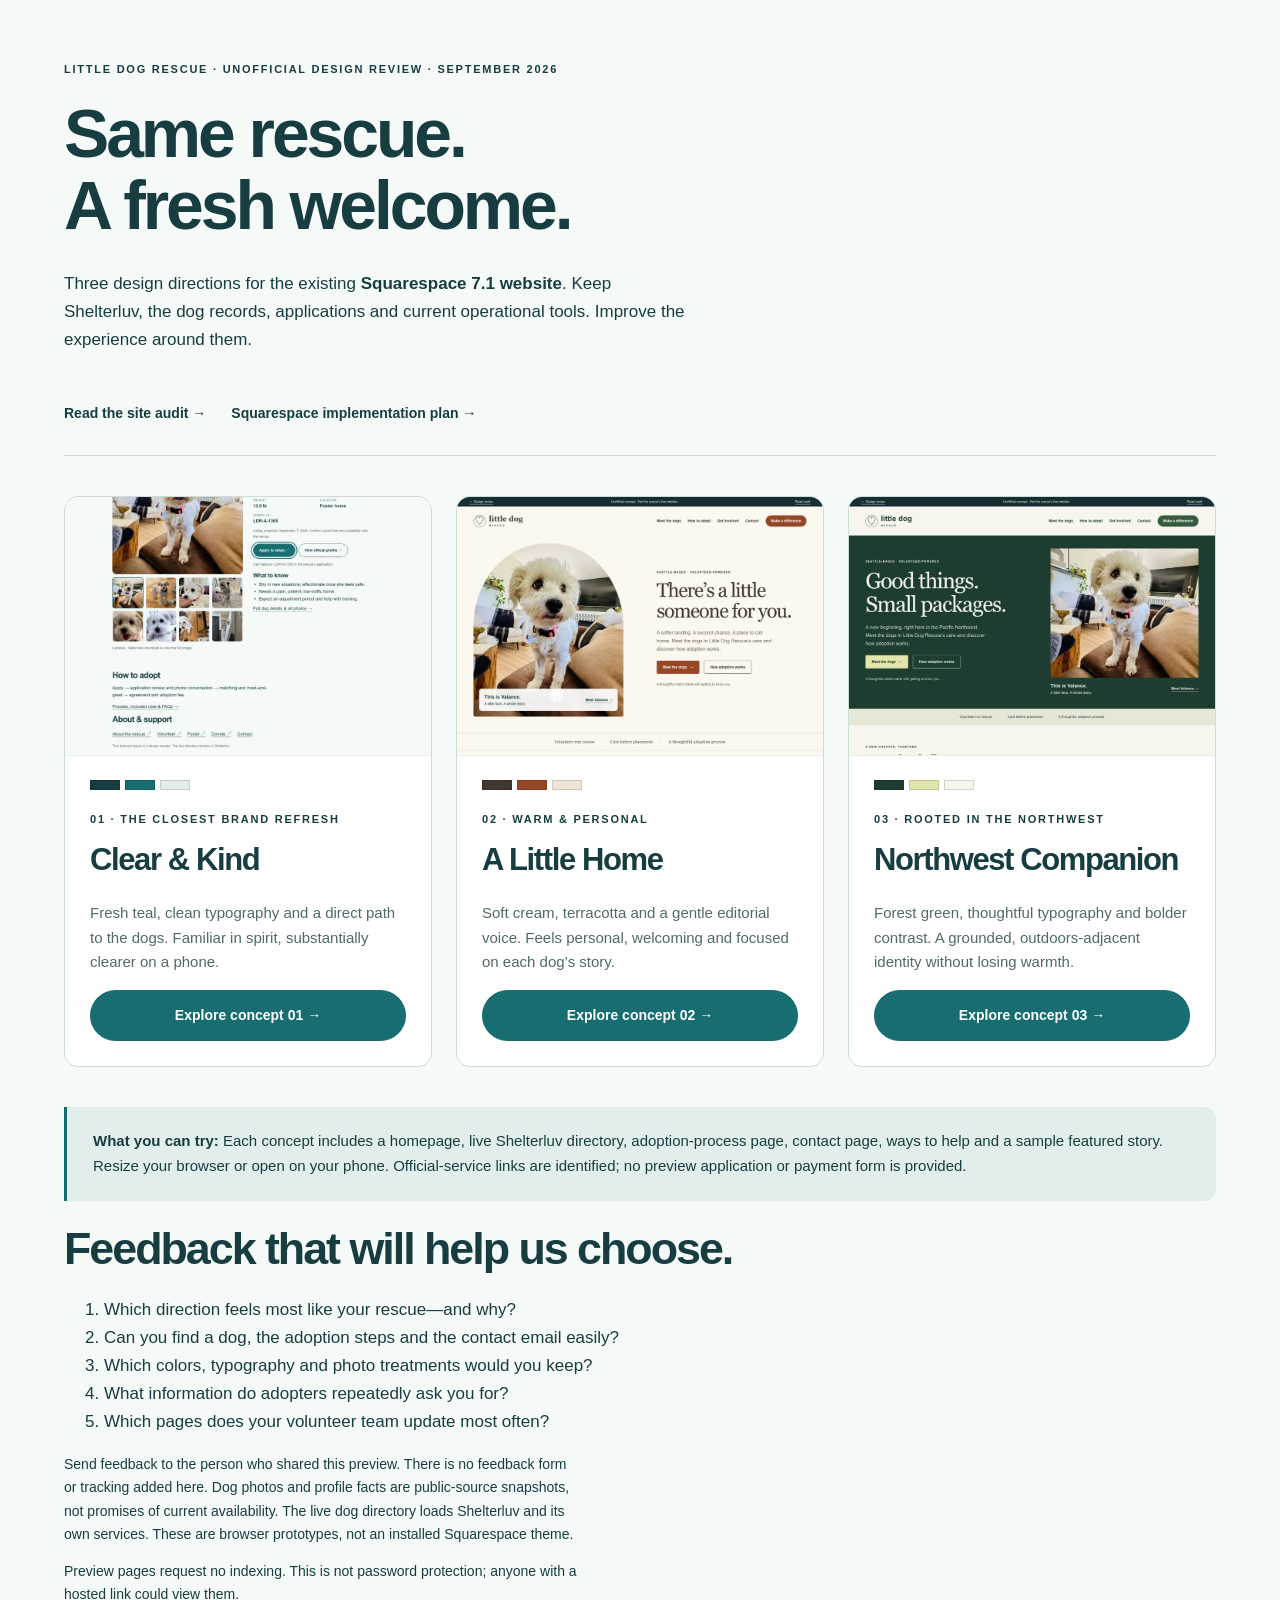
<file: index.html>
<!doctype html><html lang="en"><head><meta charset="utf-8"><meta name="viewport" content="width=device-width,initial-scale=1"><meta name="robots" content="noindex,nofollow"><title>Little Dog Rescue · Design review</title><link rel="stylesheet" href="style.css"><style>.review{max-width:1300px;margin:auto;padding:60px 5vw}.review h1{max-width:15ch}.review-grid{display:grid;grid-template-columns:repeat(3,1fr);gap:24px;margin:40px 0}.direction{background:white;border:1px solid #ccdcd8;border-radius:14px;overflow:hidden}.direction img{width:100%;aspect-ratio:1.42;object-fit:cover;object-position:top}.direction section{padding:25px}.direction h2{font-size:31px}.direction p{font-size:15px;color:#50696a}.swatches{display:flex;gap:5px;margin-bottom:20px}.swatches i{width:30px;height:10px;background:var(--s);border:1px solid #0002}.review-nav{display:flex;gap:25px;flex-wrap:wrap;padding:20px 0;border-bottom:1px solid #ccdcd8}.note{font-size:14px}.review-grid .button{width:100%}@media(max-width:850px){.review-grid{grid-template-columns:1fr}.review{padding-top:30px}}</style></head><body><main class="review"><span class="eyebrow">LITTLE DOG RESCUE · UNOFFICIAL DESIGN REVIEW · SEPTEMBER 2026</span><h1>Same rescue.<br>A fresh welcome.</h1><p>Three design directions for the existing <strong>Squarespace 7.1 website</strong>. Keep Shelterluv, the dog records, applications and current operational tools. Improve the experience around them.</p><nav class="review-nav" aria-label="Review resources" style="display:flex"><a href="audit.html">Read the site audit →</a><a href="implementation.html">Squarespace implementation plan →</a></nav><div class="review-grid"><article class="direction"><a href="concept.html?look=teal"><img src="assets/preview-teal.webp" width="960" height="680" alt="Clear and Kind concept, teal accents with a large dog photograph"></a><section><div class="swatches"><i style="--s:#173d40"></i><i style="--s:#176d70"></i><i style="--s:#e2eeeb"></i></div><span class="eyebrow">01 · THE CLOSEST BRAND REFRESH</span><h2>Clear & Kind</h2><p>Fresh teal, clean typography and a direct path to the dogs. Familiar in spirit, substantially clearer on a phone.</p><a class="button" href="concept.html?look=teal">Explore concept 01 →</a></section></article><article class="direction"><a href="concept.html?look=warm"><img src="assets/preview-warm.webp" width="960" height="680" alt="A Little Home concept, warm cream colors and an arched dog photograph"></a><section><div class="swatches"><i style="--s:#42362d"></i><i style="--s:#954727"></i><i style="--s:#eee5d7"></i></div><span class="eyebrow">02 · WARM & PERSONAL</span><h2>A Little Home</h2><p>Soft cream, terracotta and a gentle editorial voice. Feels personal, welcoming and focused on each dog’s story.</p><a class="button" href="concept.html?look=warm">Explore concept 02 →</a></section></article><article class="direction"><a href="concept.html?look=forest"><img src="assets/preview-forest.webp" width="960" height="680" alt="Northwest Companion concept with a forest green hero and cream serif typography"></a><section><div class="swatches"><i style="--s:#1e3d31"></i><i style="--s:#e2e6ac"></i><i style="--s:#f6f6ed"></i></div><span class="eyebrow">03 · ROOTED IN THE NORTHWEST</span><h2>Northwest Companion</h2><p>Forest green, thoughtful typography and bolder contrast. A grounded, outdoors-adjacent identity without losing warmth.</p><a class="button" href="concept.html?look=forest">Explore concept 03 →</a></section></article></div><div class="callout"><strong>What you can try:</strong> Each concept includes a homepage, live Shelterluv directory, adoption-process page, contact page, ways to help and a sample featured story. Resize your browser or open on your phone. Official-service links are identified; no preview application or payment form is provided.</div><h2>Feedback that will help us choose.</h2><ol><li>Which direction feels most like your rescue—and why?</li><li>Can you find a dog, the adoption steps and the contact email easily?</li><li>Which colors, typography and photo treatments would you keep?</li><li>What information do adopters repeatedly ask you for?</li><li>Which pages does your volunteer team update most often?</li></ol><p class="note">Send feedback to the person who shared this preview. There is no feedback form or tracking added here. Dog photos and profile facts are public-source snapshots, not promises of current availability. The live dog directory loads Shelterluv and its own services. These are browser prototypes, not an installed Squarespace theme.</p><p class="note">Preview pages request no indexing. This is not password protection; anyone with a hosted link could view them.</p></main></body></html>
</file>
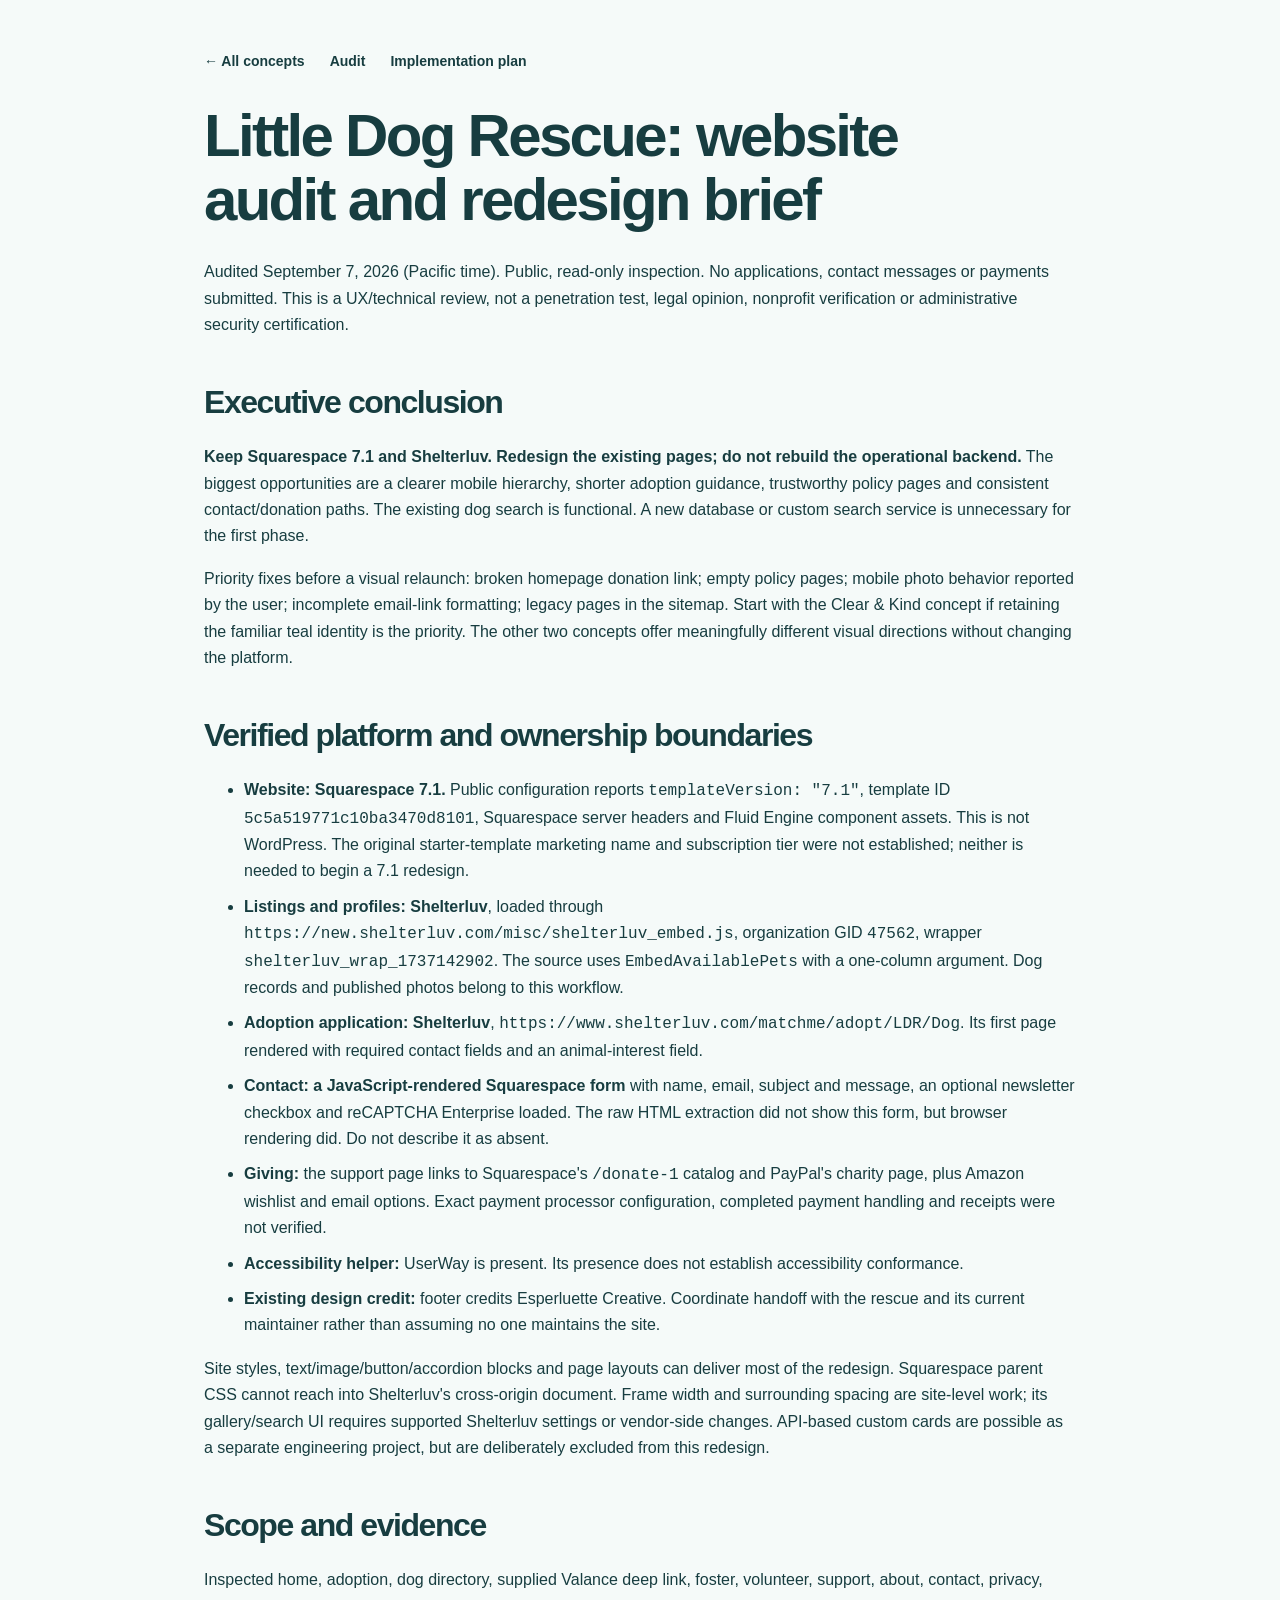
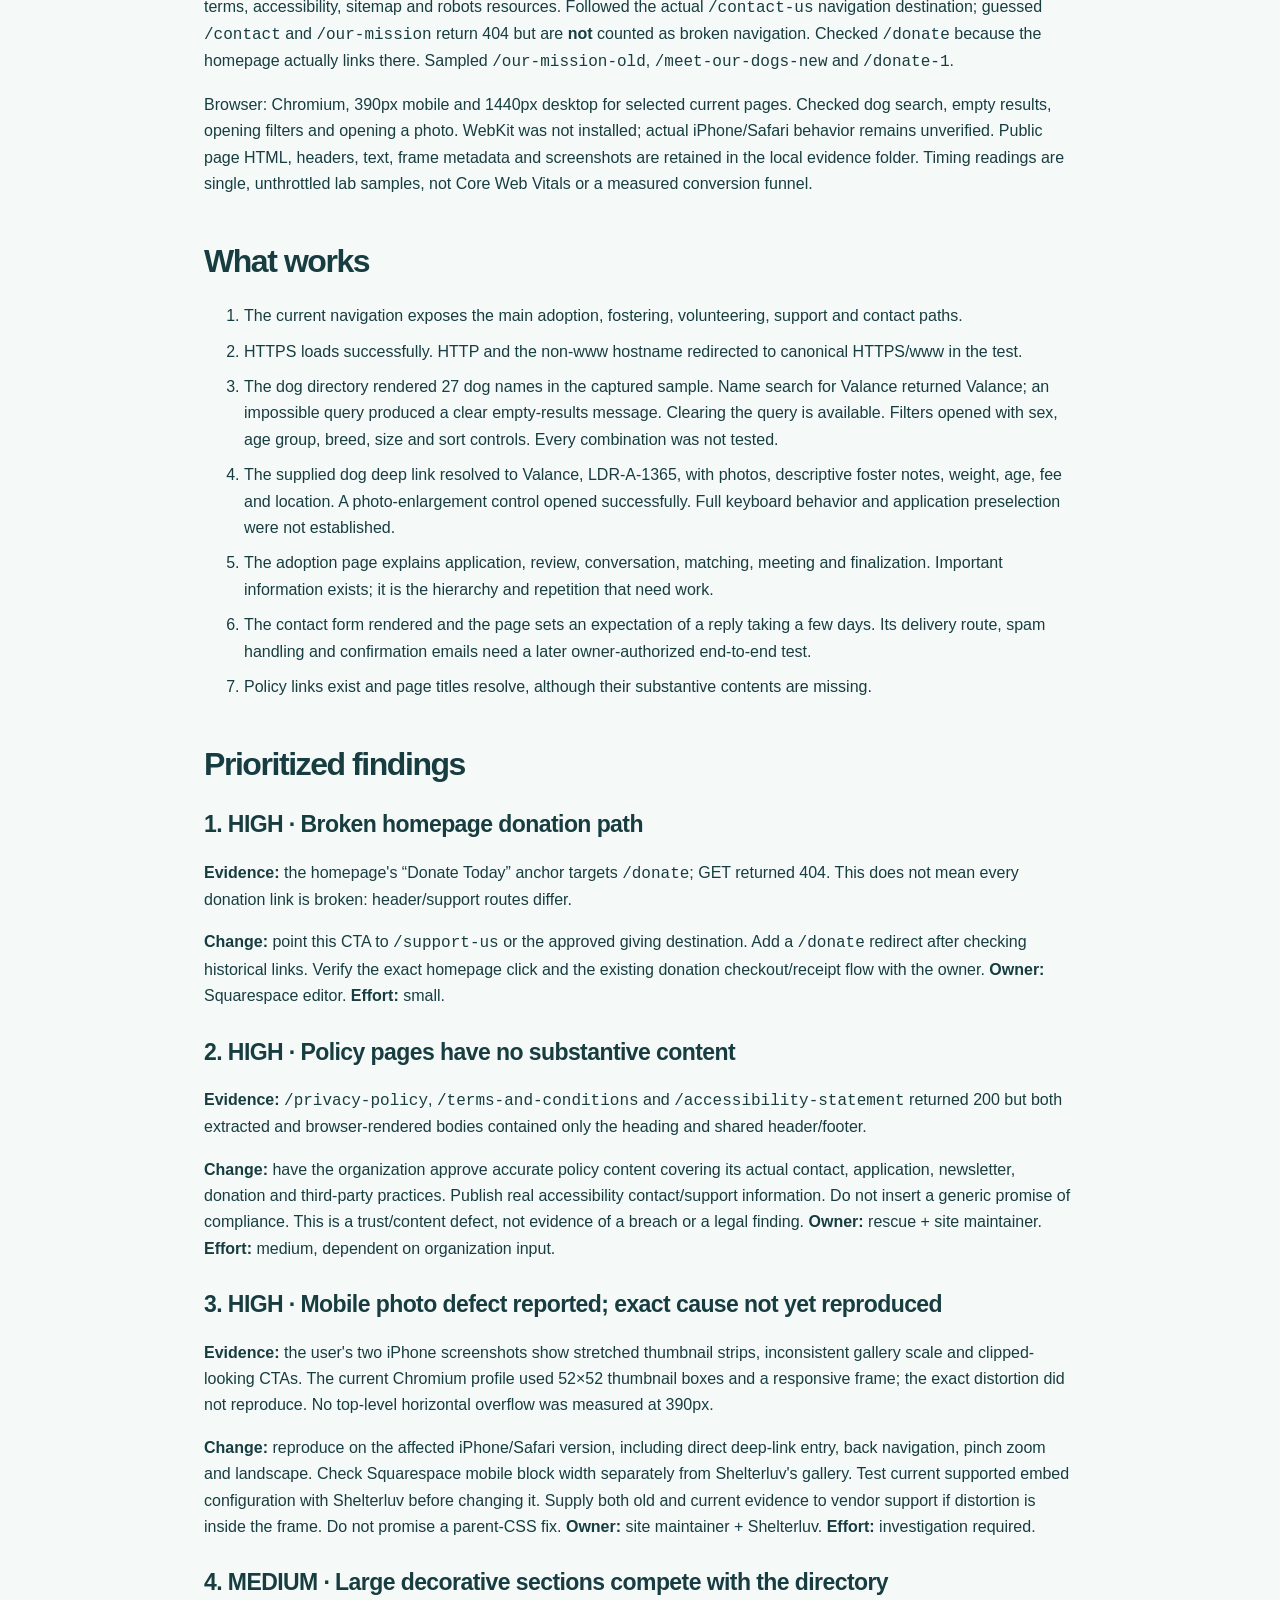
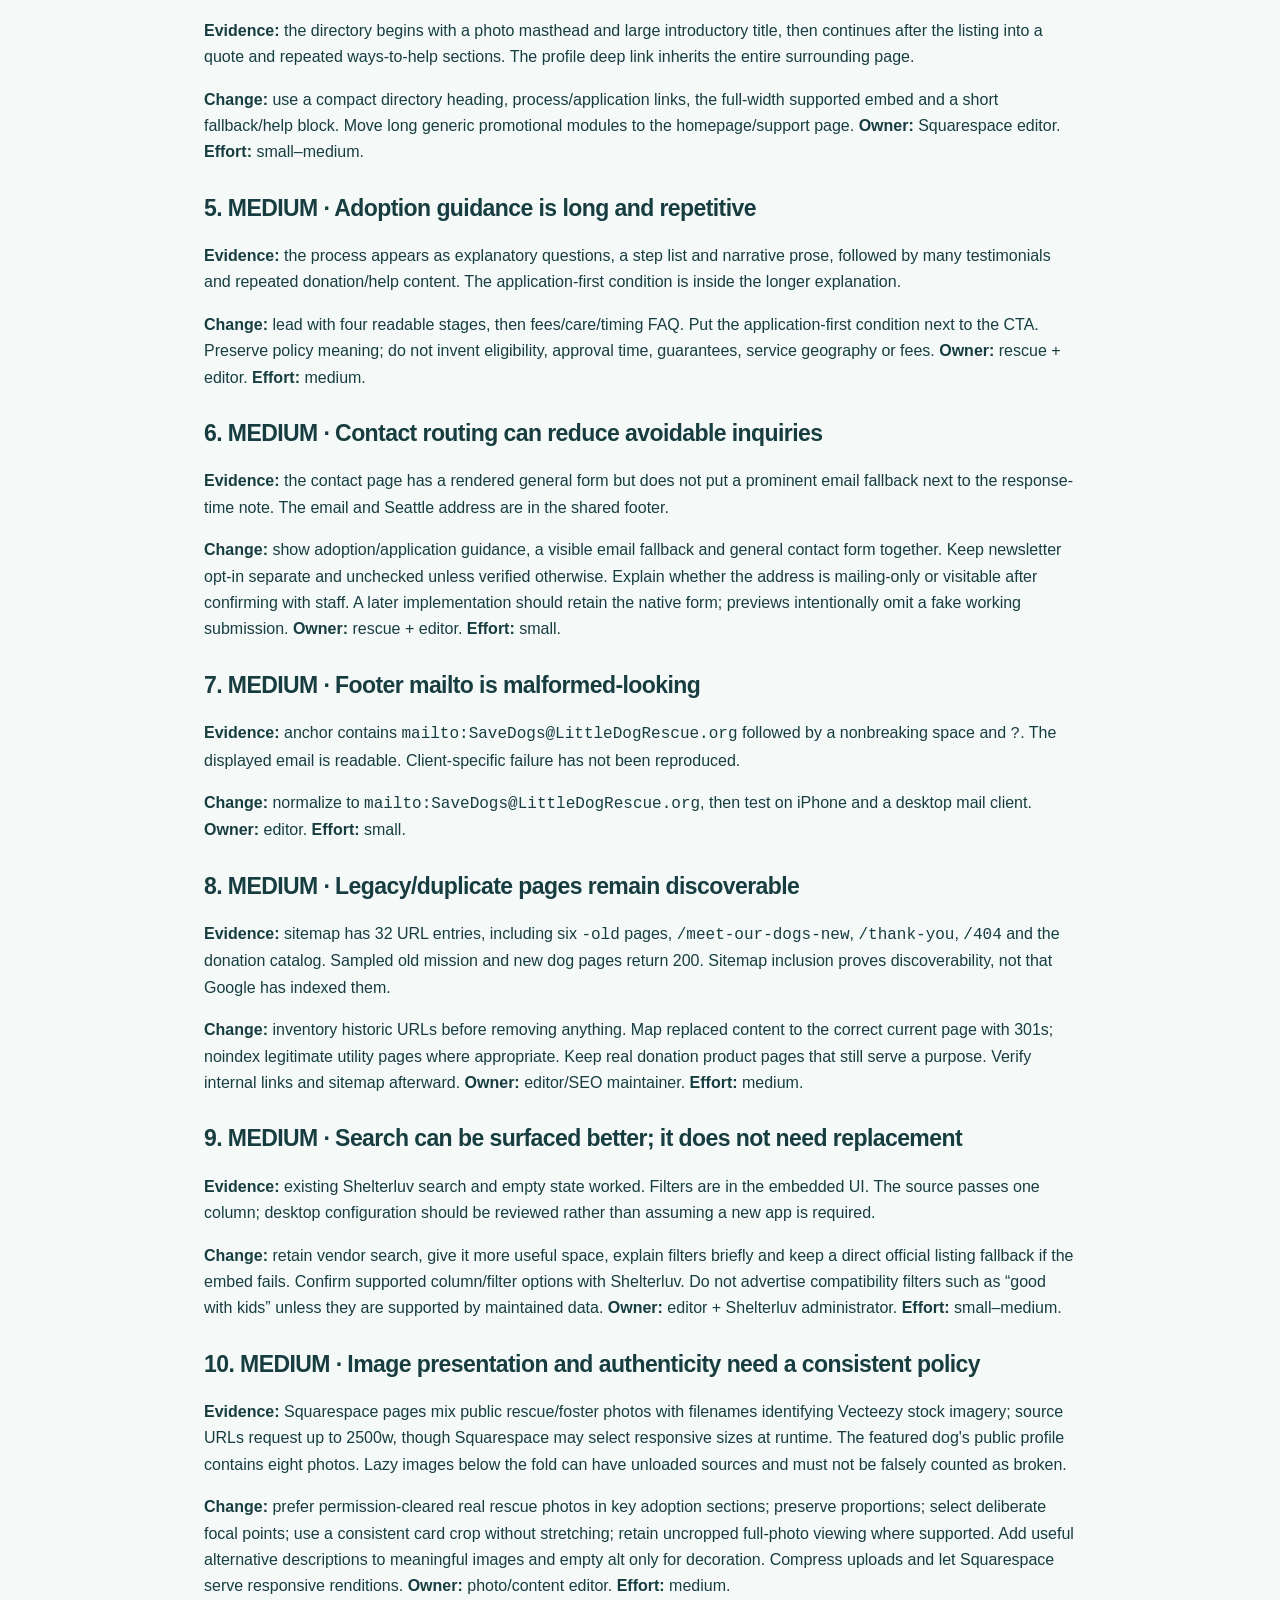
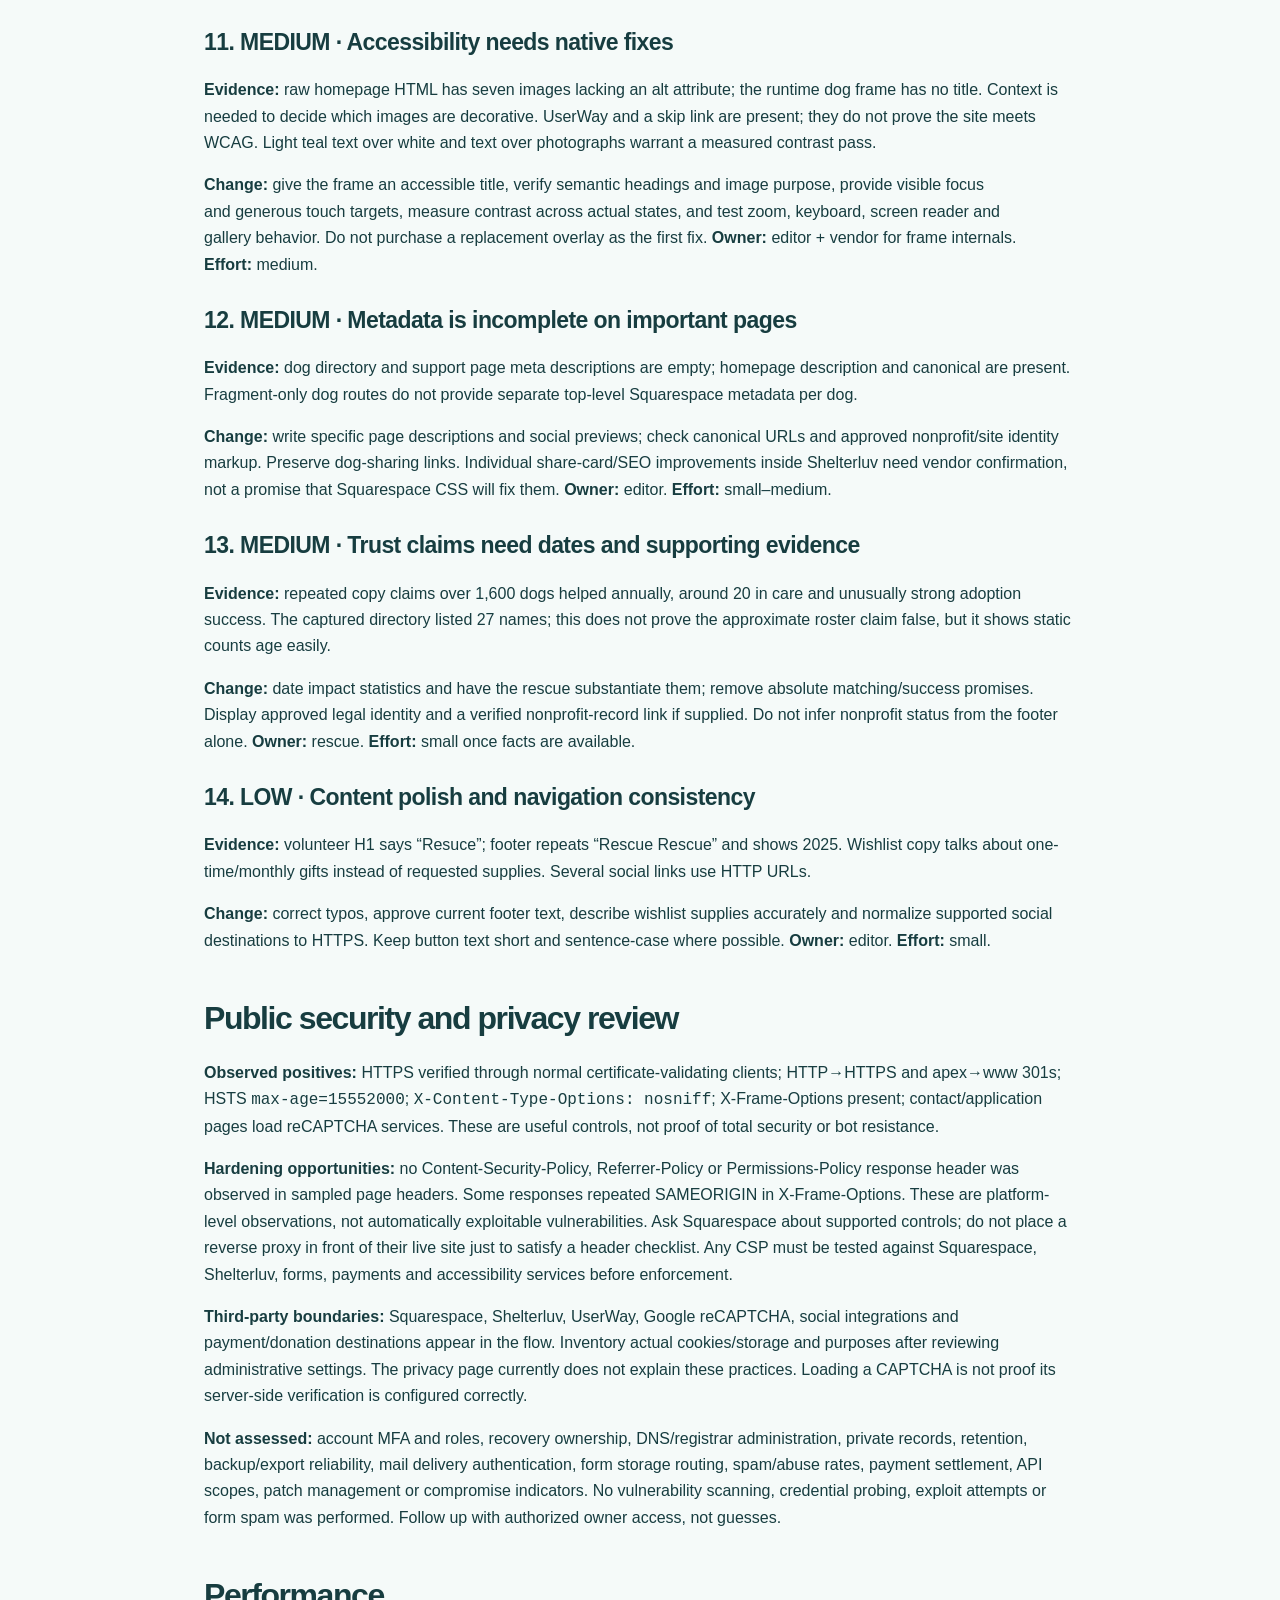
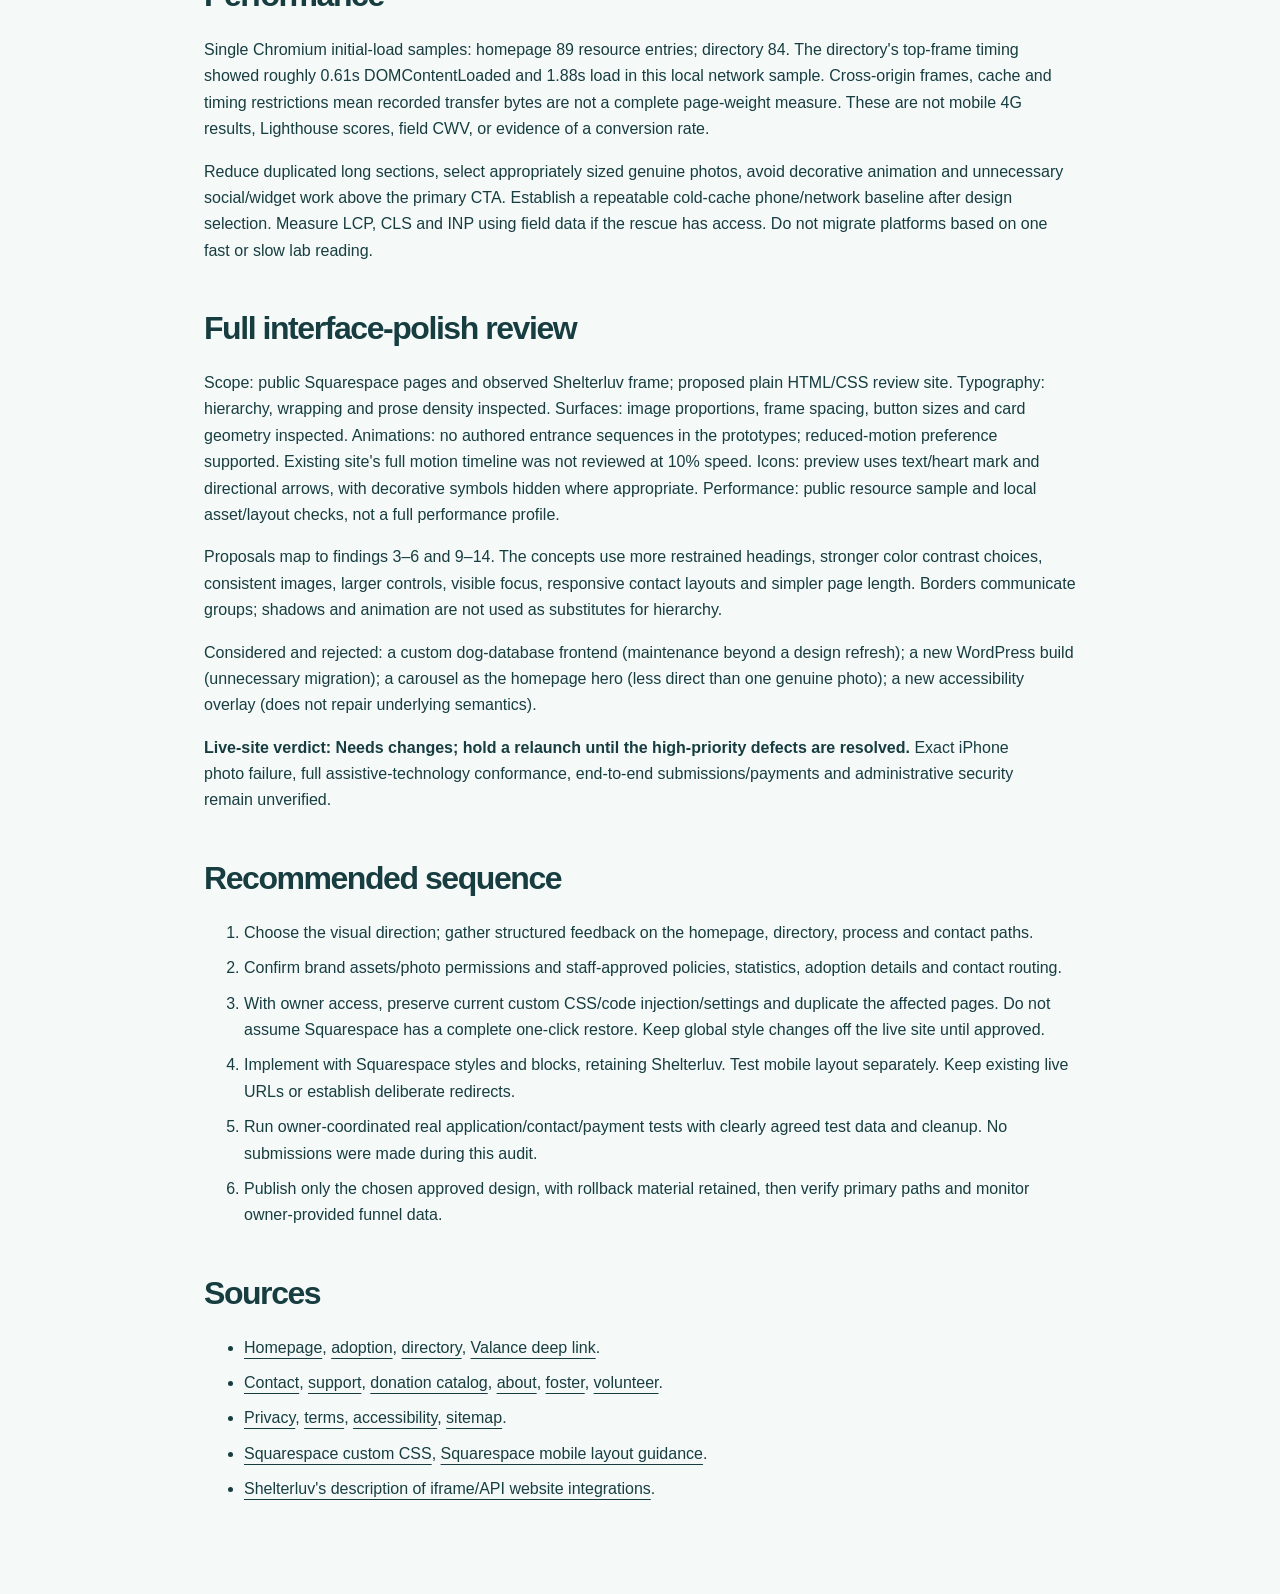
<file: audit.html>
<!doctype html><html lang="en"><head><meta charset="utf-8"><meta name="viewport" content="width=device-width,initial-scale=1"><meta name="robots" content="noindex,nofollow"><title>Website audit · Little Dog Rescue review</title><link rel="stylesheet" href="style.css"><style>.report{max-width:1000px;margin:auto;padding:40px 5vw 90px}.report h1{font-size:clamp(38px,5vw,60px)}.report h2{font-size:32px;margin-top:48px}.report h3{font-size:23px;margin-top:30px}.report p,.report li{font-size:16px}.report p{max-width:none}.report a,.report code{overflow-wrap:anywhere}.report li{margin:9px 0}.report nav{display:flex;gap:25px;flex-wrap:wrap}.report pre{white-space:pre-wrap}@media print{.report{max-width:none;padding:0}.report nav{display:none}h2,h3{break-after:avoid}a{color:inherit}}</style></head><body><main class="report"><nav aria-label="Review resources"><a href="index.html">← All concepts</a><a href="audit.html">Audit</a><a href="implementation.html">Implementation plan</a></nav><h1>Little Dog Rescue: website audit and redesign brief</h1>
<p>Audited September 7, 2026 (Pacific time). Public, read-only inspection. No applications, contact messages or payments submitted. This is a UX/technical review, not a penetration test, legal opinion, nonprofit verification or administrative security certification.</p>
<h2>Executive conclusion</h2>
<p><strong>Keep Squarespace 7.1 and Shelterluv. Redesign the existing pages; do not rebuild the operational backend.</strong> The biggest opportunities are a clearer mobile hierarchy, shorter adoption guidance, trustworthy policy pages and consistent contact/donation paths. The existing dog search is functional. A new database or custom search service is unnecessary for the first phase.</p>
<p>Priority fixes before a visual relaunch: broken homepage donation link; empty policy pages; mobile photo behavior reported by the user; incomplete email-link formatting; legacy pages in the sitemap. Start with the Clear &amp; Kind concept if retaining the familiar teal identity is the priority. The other two concepts offer meaningfully different visual directions without changing the platform.</p>
<h2>Verified platform and ownership boundaries</h2>
<ul>
<li><strong>Website: Squarespace 7.1.</strong> Public configuration reports <code>templateVersion: &quot;7.1&quot;</code>, template ID <code>5c5a519771c10ba3470d8101</code>, Squarespace server headers and Fluid Engine component assets. This is not WordPress. The original starter-template marketing name and subscription tier were not established; neither is needed to begin a 7.1 redesign.</li>
<li><strong>Listings and profiles: Shelterluv</strong>, loaded through <code>https://new.shelterluv.com/misc/shelterluv_embed.js</code>, organization GID <code>47562</code>, wrapper <code>shelterluv_wrap_1737142902</code>. The source uses <code>EmbedAvailablePets</code> with a one-column argument. Dog records and published photos belong to this workflow.</li>
<li><strong>Adoption application: Shelterluv</strong>, <code>https://www.shelterluv.com/matchme/adopt/LDR/Dog</code>. Its first page rendered with required contact fields and an animal-interest field.</li>
<li><strong>Contact: a JavaScript-rendered Squarespace form</strong> with name, email, subject and message, an optional newsletter checkbox and reCAPTCHA Enterprise loaded. The raw HTML extraction did not show this form, but browser rendering did. Do not describe it as absent.</li>
<li><strong>Giving:</strong> the support page links to Squarespace's <code>/donate-1</code> catalog and PayPal's charity page, plus Amazon wishlist and email options. Exact payment processor configuration, completed payment handling and receipts were not verified.</li>
<li><strong>Accessibility helper:</strong> UserWay is present. Its presence does not establish accessibility conformance.</li>
<li><strong>Existing design credit:</strong> footer credits Esperluette Creative. Coordinate handoff with the rescue and its current maintainer rather than assuming no one maintains the site.</li>
</ul>
<p>Site styles, text/image/button/accordion blocks and page layouts can deliver most of the redesign. Squarespace parent CSS cannot reach into Shelterluv's cross-origin document. Frame width and surrounding spacing are site-level work; its gallery/search UI requires supported Shelterluv settings or vendor-side changes. API-based custom cards are possible as a separate engineering project, but are deliberately excluded from this redesign.</p>
<h2>Scope and evidence</h2>
<p>Inspected home, adoption, dog directory, supplied Valance deep link, foster, volunteer, support, about, contact, privacy, terms, accessibility, sitemap and robots resources. Followed the actual <code>/contact-us</code> navigation destination; guessed <code>/contact</code> and <code>/our-mission</code> return 404 but are <strong>not</strong> counted as broken navigation. Checked <code>/donate</code> because the homepage actually links there. Sampled <code>/our-mission-old</code>, <code>/meet-our-dogs-new</code> and <code>/donate-1</code>.</p>
<p>Browser: Chromium, 390px mobile and 1440px desktop for selected current pages. Checked dog search, empty results, opening filters and opening a photo. WebKit was not installed; actual iPhone/Safari behavior remains unverified. Public page HTML, headers, text, frame metadata and screenshots are retained in the local evidence folder. Timing readings are single, unthrottled lab samples, not Core Web Vitals or a measured conversion funnel.</p>
<h2>What works</h2>
<ol>
<li>The current navigation exposes the main adoption, fostering, volunteering, support and contact paths.</li>
<li>HTTPS loads successfully. HTTP and the non-www hostname redirected to canonical HTTPS/www in the test.</li>
<li>The dog directory rendered 27 dog names in the captured sample. Name search for Valance returned Valance; an impossible query produced a clear empty-results message. Clearing the query is available. Filters opened with sex, age group, breed, size and sort controls. Every combination was not tested.</li>
<li>The supplied dog deep link resolved to Valance, LDR-A-1365, with photos, descriptive foster notes, weight, age, fee and location. A photo-enlargement control opened successfully. Full keyboard behavior and application preselection were not established.</li>
<li>The adoption page explains application, review, conversation, matching, meeting and finalization. Important information exists; it is the hierarchy and repetition that need work.</li>
<li>The contact form rendered and the page sets an expectation of a reply taking a few days. Its delivery route, spam handling and confirmation emails need a later owner-authorized end-to-end test.</li>
<li>Policy links exist and page titles resolve, although their substantive contents are missing.</li>
</ol>
<h2>Prioritized findings</h2>
<h3>1. HIGH · Broken homepage donation path</h3>
<p><strong>Evidence:</strong> the homepage's “Donate Today” anchor targets <code>/donate</code>; GET returned 404. This does not mean every donation link is broken: header/support routes differ.</p>
<p><strong>Change:</strong> point this CTA to <code>/support-us</code> or the approved giving destination. Add a <code>/donate</code> redirect after checking historical links. Verify the exact homepage click and the existing donation checkout/receipt flow with the owner. <strong>Owner:</strong> Squarespace editor. <strong>Effort:</strong> small.</p>
<h3>2. HIGH · Policy pages have no substantive content</h3>
<p><strong>Evidence:</strong> <code>/privacy-policy</code>, <code>/terms-and-conditions</code> and <code>/accessibility-statement</code> returned 200 but both extracted and browser-rendered bodies contained only the heading and shared header/footer.</p>
<p><strong>Change:</strong> have the organization approve accurate policy content covering its actual contact, application, newsletter, donation and third-party practices. Publish real accessibility contact/support information. Do not insert a generic promise of compliance. This is a trust/content defect, not evidence of a breach or a legal finding. <strong>Owner:</strong> rescue + site maintainer. <strong>Effort:</strong> medium, dependent on organization input.</p>
<h3>3. HIGH · Mobile photo defect reported; exact cause not yet reproduced</h3>
<p><strong>Evidence:</strong> the user's two iPhone screenshots show stretched thumbnail strips, inconsistent gallery scale and clipped-looking CTAs. The current Chromium profile used 52×52 thumbnail boxes and a responsive frame; the exact distortion did not reproduce. No top-level horizontal overflow was measured at 390px.</p>
<p><strong>Change:</strong> reproduce on the affected iPhone/Safari version, including direct deep-link entry, back navigation, pinch zoom and landscape. Check Squarespace mobile block width separately from Shelterluv's gallery. Test current supported embed configuration with Shelterluv before changing it. Supply both old and current evidence to vendor support if distortion is inside the frame. Do not promise a parent-CSS fix. <strong>Owner:</strong> site maintainer + Shelterluv. <strong>Effort:</strong> investigation required.</p>
<h3>4. MEDIUM · Large decorative sections compete with the directory</h3>
<p><strong>Evidence:</strong> the directory begins with a photo masthead and large introductory title, then continues after the listing into a quote and repeated ways-to-help sections. The profile deep link inherits the entire surrounding page.</p>
<p><strong>Change:</strong> use a compact directory heading, process/application links, the full-width supported embed and a short fallback/help block. Move long generic promotional modules to the homepage/support page. <strong>Owner:</strong> Squarespace editor. <strong>Effort:</strong> small–medium.</p>
<h3>5. MEDIUM · Adoption guidance is long and repetitive</h3>
<p><strong>Evidence:</strong> the process appears as explanatory questions, a step list and narrative prose, followed by many testimonials and repeated donation/help content. The application-first condition is inside the longer explanation.</p>
<p><strong>Change:</strong> lead with four readable stages, then fees/care/timing FAQ. Put the application-first condition next to the CTA. Preserve policy meaning; do not invent eligibility, approval time, guarantees, service geography or fees. <strong>Owner:</strong> rescue + editor. <strong>Effort:</strong> medium.</p>
<h3>6. MEDIUM · Contact routing can reduce avoidable inquiries</h3>
<p><strong>Evidence:</strong> the contact page has a rendered general form but does not put a prominent email fallback next to the response-time note. The email and Seattle address are in the shared footer.</p>
<p><strong>Change:</strong> show adoption/application guidance, a visible email fallback and general contact form together. Keep newsletter opt-in separate and unchecked unless verified otherwise. Explain whether the address is mailing-only or visitable after confirming with staff. A later implementation should retain the native form; previews intentionally omit a fake working submission. <strong>Owner:</strong> rescue + editor. <strong>Effort:</strong> small.</p>
<h3>7. MEDIUM · Footer mailto is malformed-looking</h3>
<p><strong>Evidence:</strong> anchor contains <code>mailto:SaveDogs@LittleDogRescue.org</code> followed by a nonbreaking space and <code>?</code>. The displayed email is readable. Client-specific failure has not been reproduced.</p>
<p><strong>Change:</strong> normalize to <code>mailto:SaveDogs@LittleDogRescue.org</code>, then test on iPhone and a desktop mail client. <strong>Owner:</strong> editor. <strong>Effort:</strong> small.</p>
<h3>8. MEDIUM · Legacy/duplicate pages remain discoverable</h3>
<p><strong>Evidence:</strong> sitemap has 32 URL entries, including six <code>-old</code> pages, <code>/meet-our-dogs-new</code>, <code>/thank-you</code>, <code>/404</code> and the donation catalog. Sampled old mission and new dog pages return 200. Sitemap inclusion proves discoverability, not that Google has indexed them.</p>
<p><strong>Change:</strong> inventory historic URLs before removing anything. Map replaced content to the correct current page with 301s; noindex legitimate utility pages where appropriate. Keep real donation product pages that still serve a purpose. Verify internal links and sitemap afterward. <strong>Owner:</strong> editor/SEO maintainer. <strong>Effort:</strong> medium.</p>
<h3>9. MEDIUM · Search can be surfaced better; it does not need replacement</h3>
<p><strong>Evidence:</strong> existing Shelterluv search and empty state worked. Filters are in the embedded UI. The source passes one column; desktop configuration should be reviewed rather than assuming a new app is required.</p>
<p><strong>Change:</strong> retain vendor search, give it more useful space, explain filters briefly and keep a direct official listing fallback if the embed fails. Confirm supported column/filter options with Shelterluv. Do not advertise compatibility filters such as “good with kids” unless they are supported by maintained data. <strong>Owner:</strong> editor + Shelterluv administrator. <strong>Effort:</strong> small–medium.</p>
<h3>10. MEDIUM · Image presentation and authenticity need a consistent policy</h3>
<p><strong>Evidence:</strong> Squarespace pages mix public rescue/foster photos with filenames identifying Vecteezy stock imagery; source URLs request up to 2500w, though Squarespace may select responsive sizes at runtime. The featured dog's public profile contains eight photos. Lazy images below the fold can have unloaded sources and must not be falsely counted as broken.</p>
<p><strong>Change:</strong> prefer permission-cleared real rescue photos in key adoption sections; preserve proportions; select deliberate focal points; use a consistent card crop without stretching; retain uncropped full-photo viewing where supported. Add useful alternative descriptions to meaningful images and empty alt only for decoration. Compress uploads and let Squarespace serve responsive renditions. <strong>Owner:</strong> photo/content editor. <strong>Effort:</strong> medium.</p>
<h3>11. MEDIUM · Accessibility needs native fixes</h3>
<p><strong>Evidence:</strong> raw homepage HTML has seven images lacking an alt attribute; the runtime dog frame has no title. Context is needed to decide which images are decorative. UserWay and a skip link are present; they do not prove the site meets WCAG. Light teal text over white and text over photographs warrant a measured contrast pass.</p>
<p><strong>Change:</strong> give the frame an accessible title, verify semantic headings and image purpose, provide visible focus and generous touch targets, measure contrast across actual states, and test zoom, keyboard, screen reader and gallery behavior. Do not purchase a replacement overlay as the first fix. <strong>Owner:</strong> editor + vendor for frame internals. <strong>Effort:</strong> medium.</p>
<h3>12. MEDIUM · Metadata is incomplete on important pages</h3>
<p><strong>Evidence:</strong> dog directory and support page meta descriptions are empty; homepage description and canonical are present. Fragment-only dog routes do not provide separate top-level Squarespace metadata per dog.</p>
<p><strong>Change:</strong> write specific page descriptions and social previews; check canonical URLs and approved nonprofit/site identity markup. Preserve dog-sharing links. Individual share-card/SEO improvements inside Shelterluv need vendor confirmation, not a promise that Squarespace CSS will fix them. <strong>Owner:</strong> editor. <strong>Effort:</strong> small–medium.</p>
<h3>13. MEDIUM · Trust claims need dates and supporting evidence</h3>
<p><strong>Evidence:</strong> repeated copy claims over 1,600 dogs helped annually, around 20 in care and unusually strong adoption success. The captured directory listed 27 names; this does not prove the approximate roster claim false, but it shows static counts age easily.</p>
<p><strong>Change:</strong> date impact statistics and have the rescue substantiate them; remove absolute matching/success promises. Display approved legal identity and a verified nonprofit-record link if supplied. Do not infer nonprofit status from the footer alone. <strong>Owner:</strong> rescue. <strong>Effort:</strong> small once facts are available.</p>
<h3>14. LOW · Content polish and navigation consistency</h3>
<p><strong>Evidence:</strong> volunteer H1 says “Resuce”; footer repeats “Rescue Rescue” and shows 2025. Wishlist copy talks about one-time/monthly gifts instead of requested supplies. Several social links use HTTP URLs.</p>
<p><strong>Change:</strong> correct typos, approve current footer text, describe wishlist supplies accurately and normalize supported social destinations to HTTPS. Keep button text short and sentence-case where possible. <strong>Owner:</strong> editor. <strong>Effort:</strong> small.</p>
<h2>Public security and privacy review</h2>
<p><strong>Observed positives:</strong> HTTPS verified through normal certificate-validating clients; HTTP→HTTPS and apex→www 301s; HSTS <code>max-age=15552000</code>; <code>X-Content-Type-Options: nosniff</code>; X-Frame-Options present; contact/application pages load reCAPTCHA services. These are useful controls, not proof of total security or bot resistance.</p>
<p><strong>Hardening opportunities:</strong> no Content-Security-Policy, Referrer-Policy or Permissions-Policy response header was observed in sampled page headers. Some responses repeated SAMEORIGIN in X-Frame-Options. These are platform-level observations, not automatically exploitable vulnerabilities. Ask Squarespace about supported controls; do not place a reverse proxy in front of their live site just to satisfy a header checklist. Any CSP must be tested against Squarespace, Shelterluv, forms, payments and accessibility services before enforcement.</p>
<p><strong>Third-party boundaries:</strong> Squarespace, Shelterluv, UserWay, Google reCAPTCHA, social integrations and payment/donation destinations appear in the flow. Inventory actual cookies/storage and purposes after reviewing administrative settings. The privacy page currently does not explain these practices. Loading a CAPTCHA is not proof its server-side verification is configured correctly.</p>
<p><strong>Not assessed:</strong> account MFA and roles, recovery ownership, DNS/registrar administration, private records, retention, backup/export reliability, mail delivery authentication, form storage routing, spam/abuse rates, payment settlement, API scopes, patch management or compromise indicators. No vulnerability scanning, credential probing, exploit attempts or form spam was performed. Follow up with authorized owner access, not guesses.</p>
<h2>Performance</h2>
<p>Single Chromium initial-load samples: homepage 89 resource entries; directory 84. The directory's top-frame timing showed roughly 0.61s DOMContentLoaded and 1.88s load in this local network sample. Cross-origin frames, cache and timing restrictions mean recorded transfer bytes are not a complete page-weight measure. These are not mobile 4G results, Lighthouse scores, field CWV, or evidence of a conversion rate.</p>
<p>Reduce duplicated long sections, select appropriately sized genuine photos, avoid decorative animation and unnecessary social/widget work above the primary CTA. Establish a repeatable cold-cache phone/network baseline after design selection. Measure LCP, CLS and INP using field data if the rescue has access. Do not migrate platforms based on one fast or slow lab reading.</p>
<h2>Full interface-polish review</h2>
<p>Scope: public Squarespace pages and observed Shelterluv frame; proposed plain HTML/CSS review site. Typography: hierarchy, wrapping and prose density inspected. Surfaces: image proportions, frame spacing, button sizes and card geometry inspected. Animations: no authored entrance sequences in the prototypes; reduced-motion preference supported. Existing site's full motion timeline was not reviewed at 10% speed. Icons: preview uses text/heart mark and directional arrows, with decorative symbols hidden where appropriate. Performance: public resource sample and local asset/layout checks, not a full performance profile.</p>
<p>Proposals map to findings 3–6 and 9–14. The concepts use more restrained headings, stronger color contrast choices, consistent images, larger controls, visible focus, responsive contact layouts and simpler page length. Borders communicate groups; shadows and animation are not used as substitutes for hierarchy.</p>
<p>Considered and rejected: a custom dog-database frontend (maintenance beyond a design refresh); a new WordPress build (unnecessary migration); a carousel as the homepage hero (less direct than one genuine photo); a new accessibility overlay (does not repair underlying semantics).</p>
<p><strong>Live-site verdict: Needs changes; hold a relaunch until the high-priority defects are resolved.</strong> Exact iPhone photo failure, full assistive-technology conformance, end-to-end submissions/payments and administrative security remain unverified.</p>
<h2>Recommended sequence</h2>
<ol>
<li>Choose the visual direction; gather structured feedback on the homepage, directory, process and contact paths.</li>
<li>Confirm brand assets/photo permissions and staff-approved policies, statistics, adoption details and contact routing.</li>
<li>With owner access, preserve current custom CSS/code injection/settings and duplicate the affected pages. Do not assume Squarespace has a complete one-click restore. Keep global style changes off the live site until approved.</li>
<li>Implement with Squarespace styles and blocks, retaining Shelterluv. Test mobile layout separately. Keep existing live URLs or establish deliberate redirects.</li>
<li>Run owner-coordinated real application/contact/payment tests with clearly agreed test data and cleanup. No submissions were made during this audit.</li>
<li>Publish only the chosen approved design, with rollback material retained, then verify primary paths and monitor owner-provided funnel data.</li>
</ol>
<h2>Sources</h2>
<ul>
<li><a href="https://www.littledogrescue.org/">Homepage</a>, <a href="https://www.littledogrescue.org/adopt">adoption</a>, <a href="https://www.littledogrescue.org/meet-our-dogs">directory</a>, <a href="https://www.littledogrescue.org/meet-our-dogs#sl_embed&amp;page=shelterluv_wrap_1737142902%2Fembed%2Fanimal%2FLDR-A-1365">Valance deep link</a>.</li>
<li><a href="https://www.littledogrescue.org/contact-us">Contact</a>, <a href="https://www.littledogrescue.org/support-us">support</a>, <a href="https://www.littledogrescue.org/donate-1">donation catalog</a>, <a href="https://www.littledogrescue.org/about-us">about</a>, <a href="https://www.littledogrescue.org/foster">foster</a>, <a href="https://www.littledogrescue.org/volunteer">volunteer</a>.</li>
<li><a href="https://www.littledogrescue.org/privacy-policy">Privacy</a>, <a href="https://www.littledogrescue.org/terms-and-conditions">terms</a>, <a href="https://www.littledogrescue.org/accessibility-statement">accessibility</a>, <a href="https://www.littledogrescue.org/sitemap.xml">sitemap</a>.</li>
<li><a href="https://support.squarespace.com/hc/en-us/articles/206545567-Add-custom-CSS-to-your-site">Squarespace custom CSS</a>, <a href="https://support.squarespace.com/hc/en-us/articles/205815398-How-will-my-site-appear-on-mobile-devices">Squarespace mobile layout guidance</a>.</li>
<li><a href="https://blog.shelterluv.com/2023/11/16/shelterluv-pricing-and-what-it-includes?hs_amp=true">Shelterluv's description of iframe/API website integrations</a>.</li>
</ul>
</main></body></html>
</file>
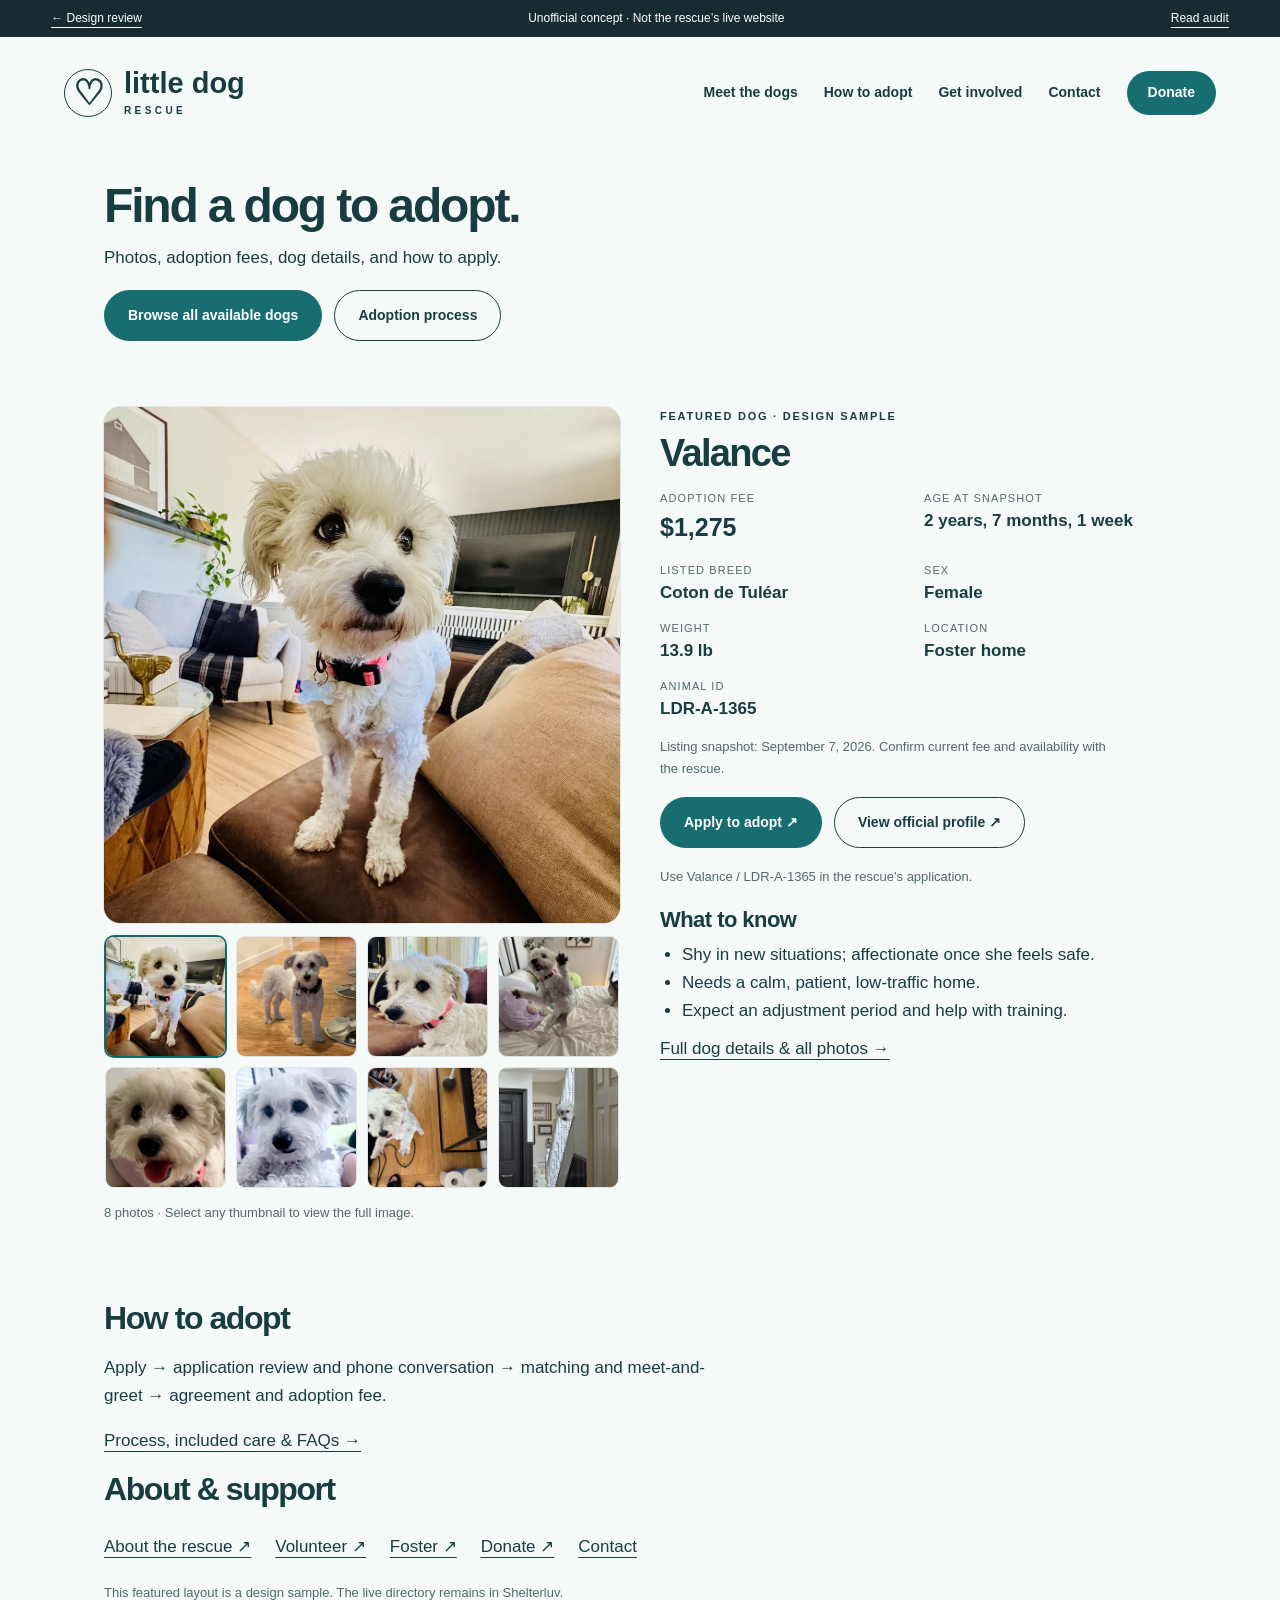
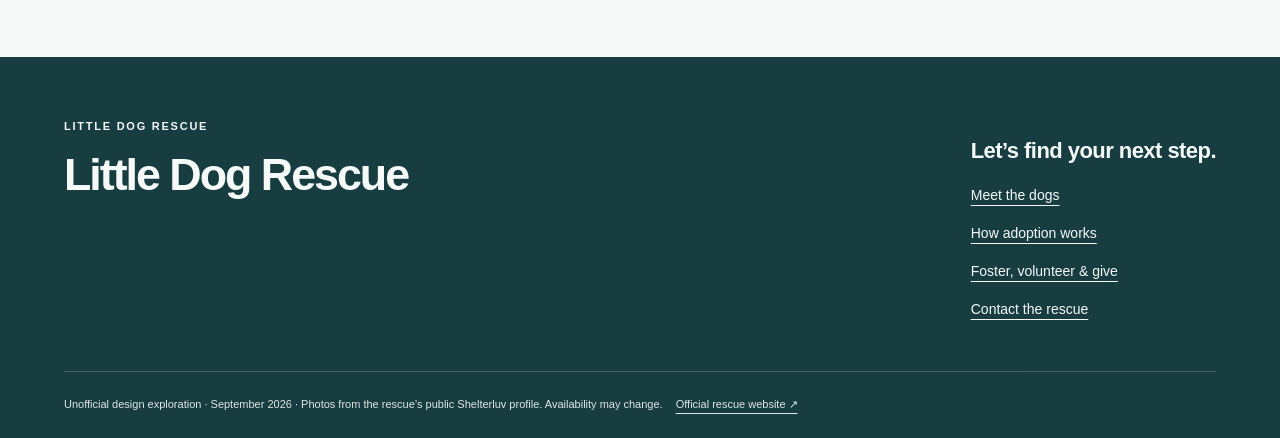
<file: concept.html>
<!doctype html><html lang="en"><head><meta charset="utf-8"><meta name="viewport" content="width=device-width,initial-scale=1"><meta name="robots" content="noindex,nofollow"><title>Little Dog Rescue · Unofficial design preview</title><link rel="stylesheet" href="style.css"><script src="teal.js" defer></script><script src="app.js" defer></script></head><body><a class="skip" href="#main">Skip to content</a><div class="preview"><a href="index.html">← Design review</a><span>Unofficial concept · Not the rescue’s live website</span><a href="audit.html">Read audit</a></div><header class="header"><a class="brand" href="concept.html"><span class="brand-mark" aria-hidden="true">♡</span><span>little dog<span class="brand-small">RESCUE</span></span></a><button class="menu" aria-expanded="false" aria-controls="nav">Menu</button><nav id="nav" aria-label="Main navigation"></nav></header><main id="main"></main><footer><div class="footer-top"><div><span class="eyebrow">LITTLE DOG RESCUE</span><h2>Small dogs.<br>Extraordinary love.</h2></div><div><h3>Let’s find your next step.</h3><a data-page="dogs">Meet the dogs</a><a data-page="process">How adoption works</a><a data-page="help">Foster, volunteer & give</a><a data-page="contact">Contact the rescue</a></div></div><div class="footer-bottom">Unofficial design exploration · September 2026 · Photos from the rescue’s public Shelterluv profile. Availability may change. <a href="https://www.littledogrescue.org/" target="_blank" rel="noopener">Official rescue website ↗</a></div></footer><dialog id="handoff" aria-labelledby="handoff-title"><button class="close" aria-label="Close dialog">×</button><span class="eyebrow">OFFICIAL WEBSITE</span><h2 id="handoff-title">Continue to the rescue</h2><p>You’re leaving this design preview. Applications, donations and inquiries are handled only by Little Dog Rescue and its existing services.</p><a id="handoff-link" class="button" target="_blank" rel="noopener">Continue to official site ↗</a><button class="text-button close-dialog">Stay in the preview</button></dialog></body></html>
</file>
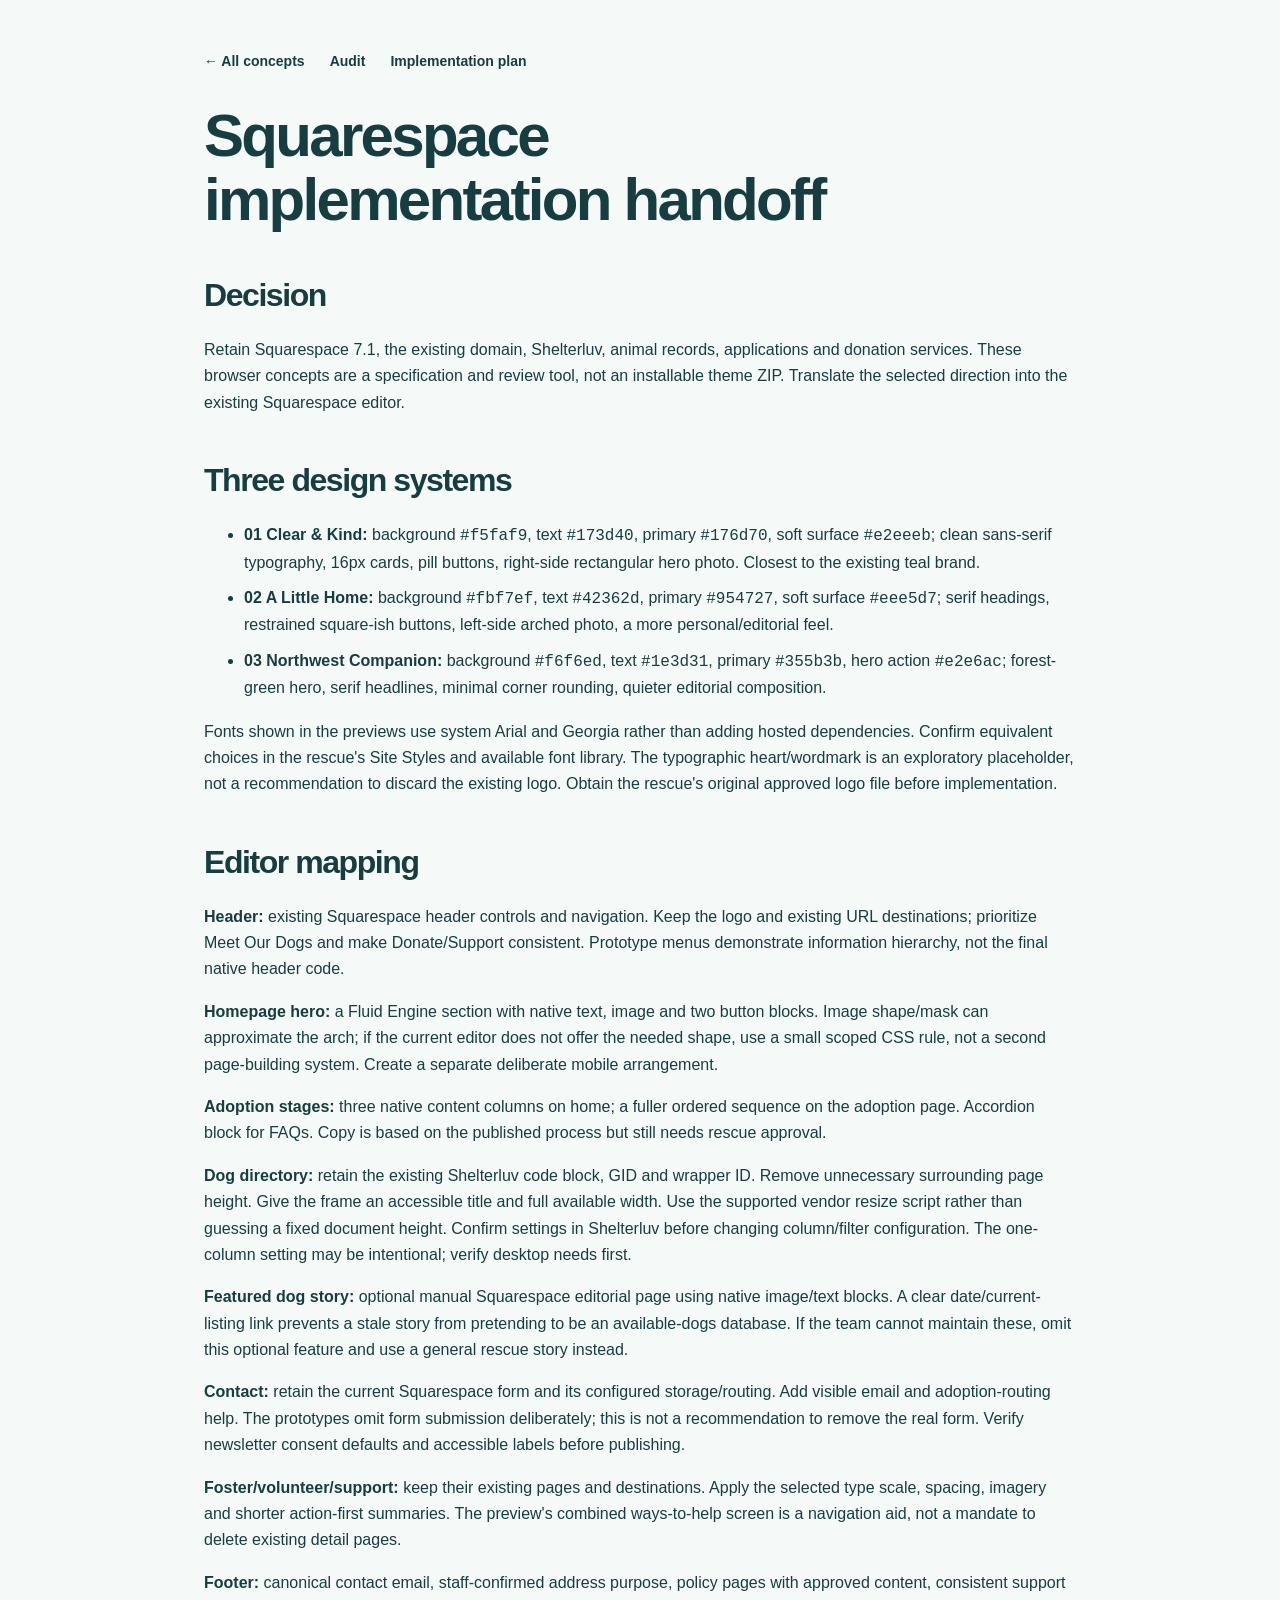
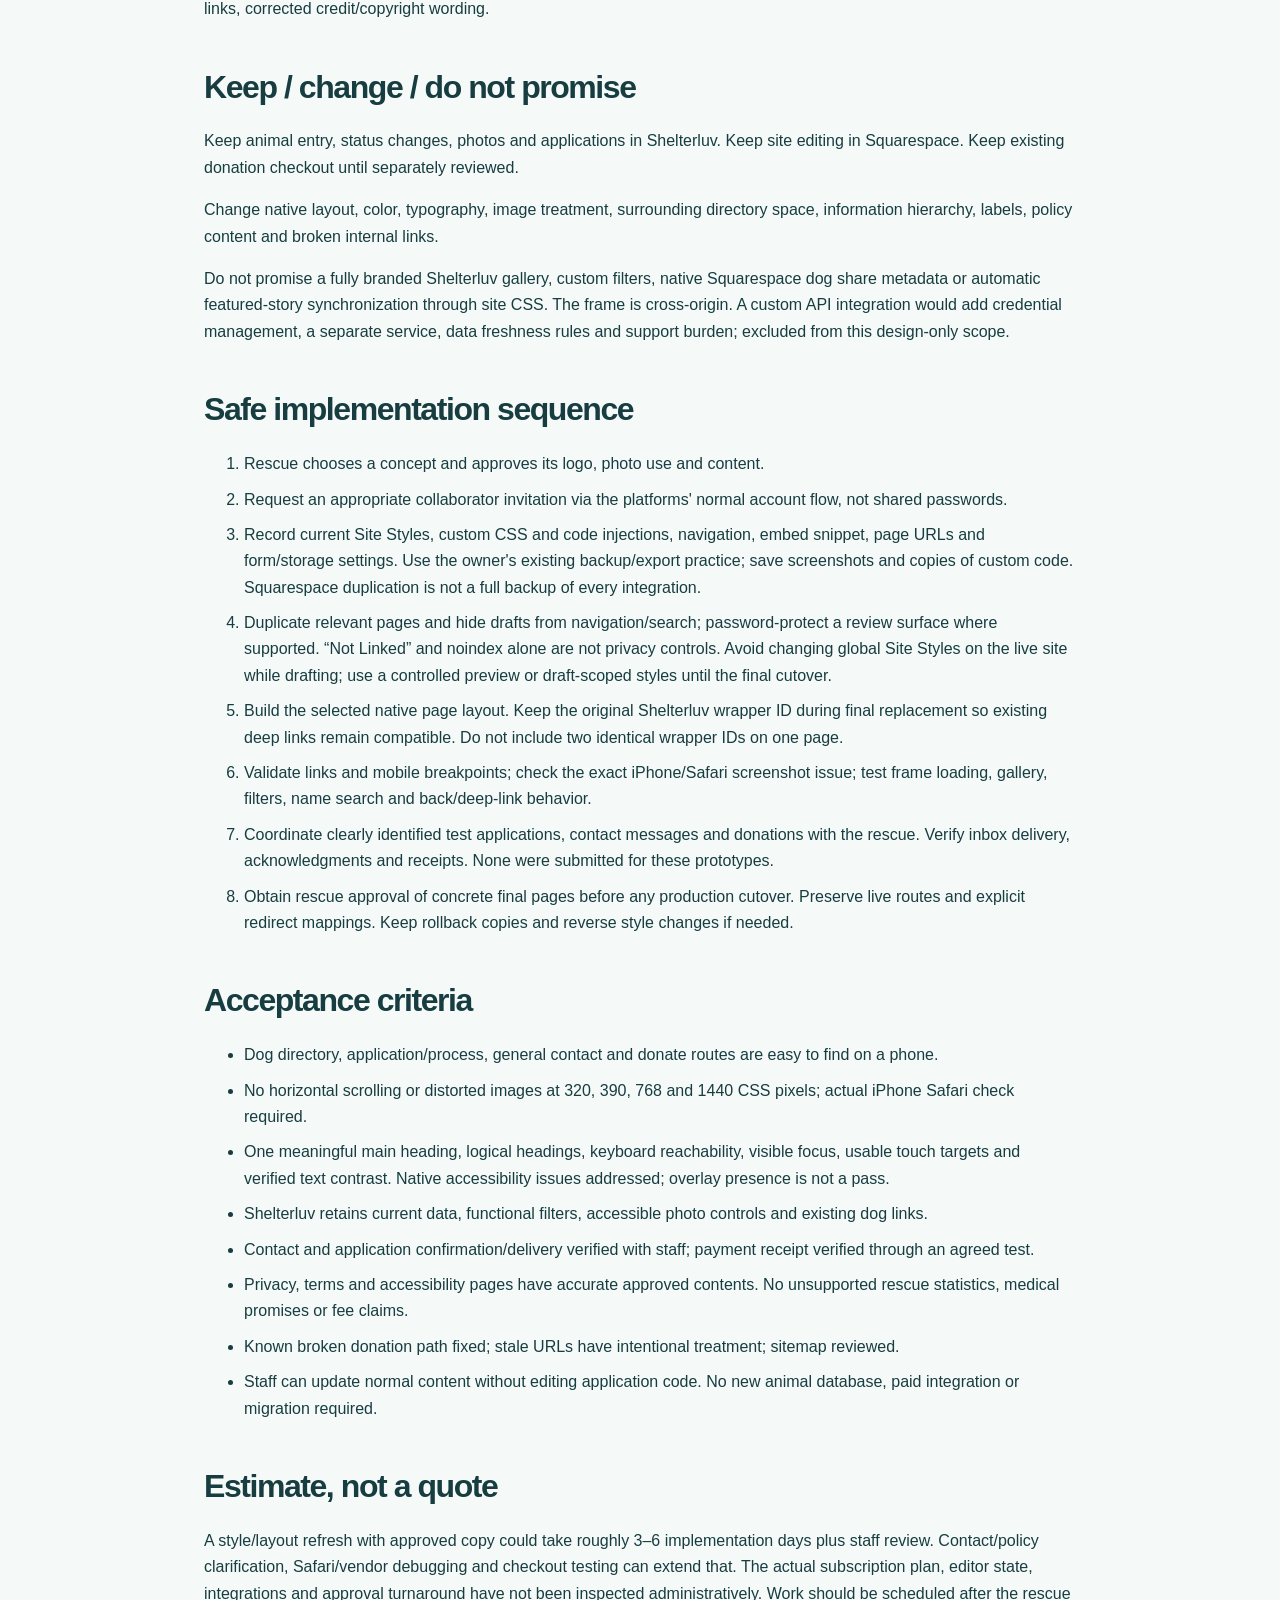
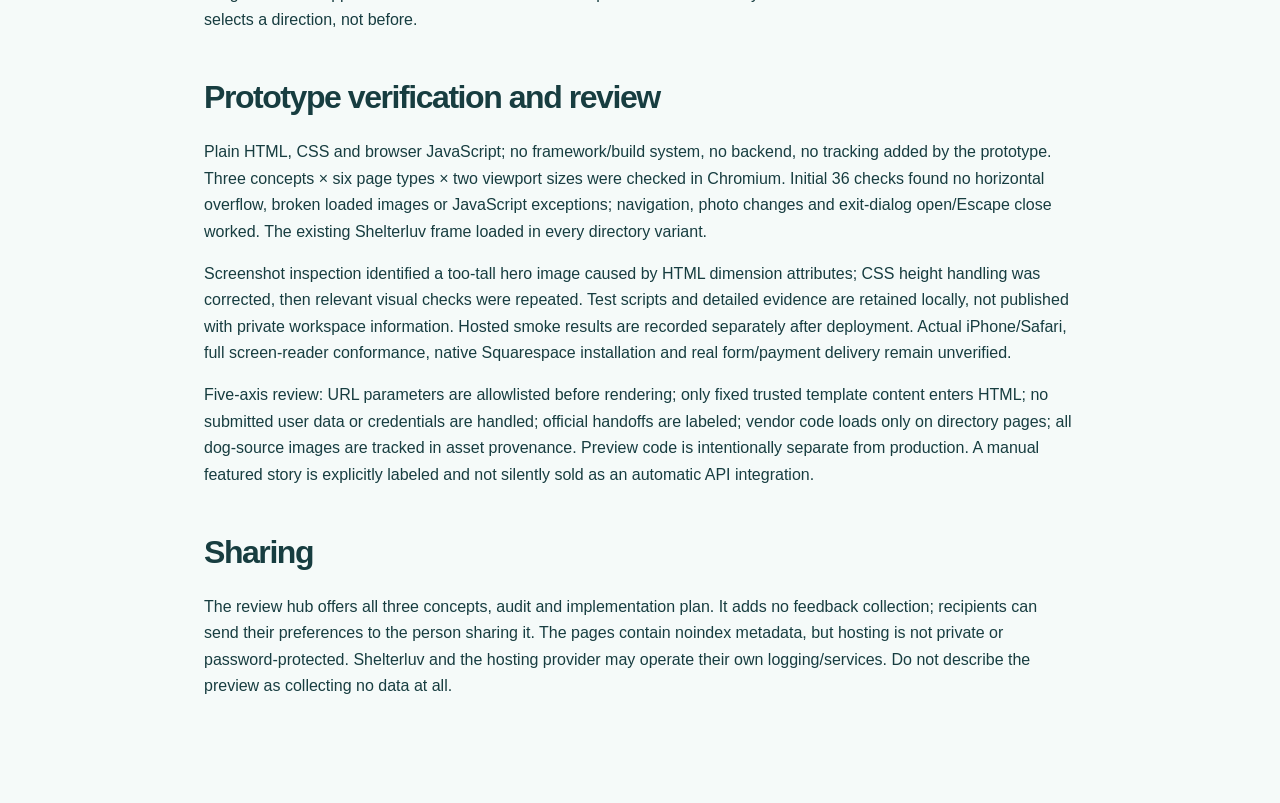
<file: implementation.html>
<!doctype html><html lang="en"><head><meta charset="utf-8"><meta name="viewport" content="width=device-width,initial-scale=1"><meta name="robots" content="noindex,nofollow"><title>Squarespace implementation plan · Little Dog Rescue review</title><link rel="stylesheet" href="style.css"><style>.report{max-width:1000px;margin:auto;padding:40px 5vw 90px}.report h1{font-size:clamp(38px,5vw,60px)}.report h2{font-size:32px;margin-top:48px}.report h3{font-size:23px;margin-top:30px}.report p,.report li{font-size:16px}.report p{max-width:none}.report a,.report code{overflow-wrap:anywhere}.report li{margin:9px 0}.report nav{display:flex;gap:25px;flex-wrap:wrap}.report pre{white-space:pre-wrap}@media print{.report{max-width:none;padding:0}.report nav{display:none}h2,h3{break-after:avoid}a{color:inherit}}</style></head><body><main class="report"><nav aria-label="Review resources"><a href="index.html">← All concepts</a><a href="audit.html">Audit</a><a href="implementation.html">Implementation plan</a></nav><h1>Squarespace implementation handoff</h1>
<h2>Decision</h2>
<p>Retain Squarespace 7.1, the existing domain, Shelterluv, animal records, applications and donation services. These browser concepts are a specification and review tool, not an installable theme ZIP. Translate the selected direction into the existing Squarespace editor.</p>
<h2>Three design systems</h2>
<ul>
<li><strong>01 Clear &amp; Kind:</strong> background <code>#f5faf9</code>, text <code>#173d40</code>, primary <code>#176d70</code>, soft surface <code>#e2eeeb</code>; clean sans-serif typography, 16px cards, pill buttons, right-side rectangular hero photo. Closest to the existing teal brand.</li>
<li><strong>02 A Little Home:</strong> background <code>#fbf7ef</code>, text <code>#42362d</code>, primary <code>#954727</code>, soft surface <code>#eee5d7</code>; serif headings, restrained square-ish buttons, left-side arched photo, a more personal/editorial feel.</li>
<li><strong>03 Northwest Companion:</strong> background <code>#f6f6ed</code>, text <code>#1e3d31</code>, primary <code>#355b3b</code>, hero action <code>#e2e6ac</code>; forest-green hero, serif headlines, minimal corner rounding, quieter editorial composition.</li>
</ul>
<p>Fonts shown in the previews use system Arial and Georgia rather than adding hosted dependencies. Confirm equivalent choices in the rescue's Site Styles and available font library. The typographic heart/wordmark is an exploratory placeholder, not a recommendation to discard the existing logo. Obtain the rescue's original approved logo file before implementation.</p>
<h2>Editor mapping</h2>
<p><strong>Header:</strong> existing Squarespace header controls and navigation. Keep the logo and existing URL destinations; prioritize Meet Our Dogs and make Donate/Support consistent. Prototype menus demonstrate information hierarchy, not the final native header code.</p>
<p><strong>Homepage hero:</strong> a Fluid Engine section with native text, image and two button blocks. Image shape/mask can approximate the arch; if the current editor does not offer the needed shape, use a small scoped CSS rule, not a second page-building system. Create a separate deliberate mobile arrangement.</p>
<p><strong>Adoption stages:</strong> three native content columns on home; a fuller ordered sequence on the adoption page. Accordion block for FAQs. Copy is based on the published process but still needs rescue approval.</p>
<p><strong>Dog directory:</strong> retain the existing Shelterluv code block, GID and wrapper ID. Remove unnecessary surrounding page height. Give the frame an accessible title and full available width. Use the supported vendor resize script rather than guessing a fixed document height. Confirm settings in Shelterluv before changing column/filter configuration. The one-column setting may be intentional; verify desktop needs first.</p>
<p><strong>Featured dog story:</strong> optional manual Squarespace editorial page using native image/text blocks. A clear date/current-listing link prevents a stale story from pretending to be an available-dogs database. If the team cannot maintain these, omit this optional feature and use a general rescue story instead.</p>
<p><strong>Contact:</strong> retain the current Squarespace form and its configured storage/routing. Add visible email and adoption-routing help. The prototypes omit form submission deliberately; this is not a recommendation to remove the real form. Verify newsletter consent defaults and accessible labels before publishing.</p>
<p><strong>Foster/volunteer/support:</strong> keep their existing pages and destinations. Apply the selected type scale, spacing, imagery and shorter action-first summaries. The preview's combined ways-to-help screen is a navigation aid, not a mandate to delete existing detail pages.</p>
<p><strong>Footer:</strong> canonical contact email, staff-confirmed address purpose, policy pages with approved content, consistent support links, corrected credit/copyright wording.</p>
<h2>Keep / change / do not promise</h2>
<p>Keep animal entry, status changes, photos and applications in Shelterluv. Keep site editing in Squarespace. Keep existing donation checkout until separately reviewed.</p>
<p>Change native layout, color, typography, image treatment, surrounding directory space, information hierarchy, labels, policy content and broken internal links.</p>
<p>Do not promise a fully branded Shelterluv gallery, custom filters, native Squarespace dog share metadata or automatic featured-story synchronization through site CSS. The frame is cross-origin. A custom API integration would add credential management, a separate service, data freshness rules and support burden; excluded from this design-only scope.</p>
<h2>Safe implementation sequence</h2>
<ol>
<li>Rescue chooses a concept and approves its logo, photo use and content.</li>
<li>Request an appropriate collaborator invitation via the platforms' normal account flow, not shared passwords.</li>
<li>Record current Site Styles, custom CSS and code injections, navigation, embed snippet, page URLs and form/storage settings. Use the owner's existing backup/export practice; save screenshots and copies of custom code. Squarespace duplication is not a full backup of every integration.</li>
<li>Duplicate relevant pages and hide drafts from navigation/search; password-protect a review surface where supported. “Not Linked” and noindex alone are not privacy controls. Avoid changing global Site Styles on the live site while drafting; use a controlled preview or draft-scoped styles until the final cutover.</li>
<li>Build the selected native page layout. Keep the original Shelterluv wrapper ID during final replacement so existing deep links remain compatible. Do not include two identical wrapper IDs on one page.</li>
<li>Validate links and mobile breakpoints; check the exact iPhone/Safari screenshot issue; test frame loading, gallery, filters, name search and back/deep-link behavior.</li>
<li>Coordinate clearly identified test applications, contact messages and donations with the rescue. Verify inbox delivery, acknowledgments and receipts. None were submitted for these prototypes.</li>
<li>Obtain rescue approval of concrete final pages before any production cutover. Preserve live routes and explicit redirect mappings. Keep rollback copies and reverse style changes if needed.</li>
</ol>
<h2>Acceptance criteria</h2>
<ul>
<li>Dog directory, application/process, general contact and donate routes are easy to find on a phone.</li>
<li>No horizontal scrolling or distorted images at 320, 390, 768 and 1440 CSS pixels; actual iPhone Safari check required.</li>
<li>One meaningful main heading, logical headings, keyboard reachability, visible focus, usable touch targets and verified text contrast. Native accessibility issues addressed; overlay presence is not a pass.</li>
<li>Shelterluv retains current data, functional filters, accessible photo controls and existing dog links.</li>
<li>Contact and application confirmation/delivery verified with staff; payment receipt verified through an agreed test.</li>
<li>Privacy, terms and accessibility pages have accurate approved contents. No unsupported rescue statistics, medical promises or fee claims.</li>
<li>Known broken donation path fixed; stale URLs have intentional treatment; sitemap reviewed.</li>
<li>Staff can update normal content without editing application code. No new animal database, paid integration or migration required.</li>
</ul>
<h2>Estimate, not a quote</h2>
<p>A style/layout refresh with approved copy could take roughly 3–6 implementation days plus staff review. Contact/policy clarification, Safari/vendor debugging and checkout testing can extend that. The actual subscription plan, editor state, integrations and approval turnaround have not been inspected administratively. Work should be scheduled after the rescue selects a direction, not before.</p>
<h2>Prototype verification and review</h2>
<p>Plain HTML, CSS and browser JavaScript; no framework/build system, no backend, no tracking added by the prototype. Three concepts × six page types × two viewport sizes were checked in Chromium. Initial 36 checks found no horizontal overflow, broken loaded images or JavaScript exceptions; navigation, photo changes and exit-dialog open/Escape close worked. The existing Shelterluv frame loaded in every directory variant.</p>
<p>Screenshot inspection identified a too-tall hero image caused by HTML dimension attributes; CSS height handling was corrected, then relevant visual checks were repeated. Test scripts and detailed evidence are retained locally, not published with private workspace information. Hosted smoke results are recorded separately after deployment. Actual iPhone/Safari, full screen-reader conformance, native Squarespace installation and real form/payment delivery remain unverified.</p>
<p>Five-axis review: URL parameters are allowlisted before rendering; only fixed trusted template content enters HTML; no submitted user data or credentials are handled; official handoffs are labeled; vendor code loads only on directory pages; all dog-source images are tracked in asset provenance. Preview code is intentionally separate from production. A manual featured story is explicitly labeled and not silently sold as an automatic API integration.</p>
<h2>Sharing</h2>
<p>The review hub offers all three concepts, audit and implementation plan. It adds no feedback collection; recipients can send their preferences to the person sharing it. The pages contain noindex metadata, but hosting is not private or password-protected. Shelterluv and the hosting provider may operate their own logging/services. Do not describe the preview as collecting no data at all.</p>
</main></body></html>
</file>
<file: style.css>
:root{--paper:#f5faf9;--ink:#173d40;--muted:#50696a;--accent:#176d70;--soft:#e2eeeb;--line:#ccdcd8;--white:#fff;--radius:16px;--heading:Arial,Helvetica,sans-serif}*{box-sizing:border-box}body{margin:0;background:var(--paper);color:var(--ink);font:17px/1.65 Arial,Helvetica,sans-serif;-webkit-font-smoothing:antialiased}a{color:inherit;text-underline-offset:5px;cursor:pointer}button,input,select{font:inherit}button,a{touch-action:manipulation}button{cursor:pointer}button:active,.button:active{scale:.96}a:focus-visible,button:focus-visible,summary:focus-visible{outline:3px solid var(--accent);outline-offset:5px}h1,h2,h3{font-family:var(--heading);line-height:1.06;text-wrap:balance;letter-spacing:-.045em}h1{font-size:clamp(44px,5.3vw,80px);margin:20px 0 28px}h2{font-size:clamp(32px,3.5vw,49px);margin:16px 0 24px}h3{font-size:25px;letter-spacing:-.025em}p{max-width:66ch;text-wrap:pretty}img{max-width:100%;display:block;outline:1px solid #00000015}button{border:0} .skip{position:absolute;left:12px;top:-100px;z-index:20;background:white;padding:12px}.skip:focus{top:12px}.preview{display:flex;justify-content:space-between;gap:16px;background:#172c30;color:#fff;padding:10px 4vw;font-size:12px;line-height:1.4}.preview a{flex-shrink:0}.header{max-width:1440px;margin:auto;min-height:112px;padding:20px 5vw;display:flex;align-items:center;justify-content:space-between;gap:25px}.brand{display:flex;align-items:center;gap:12px;text-decoration:none;font-size:29px;font-weight:700;line-height:1}.brand-small{font-size:10px;letter-spacing:.34em;display:block;margin-top:8px}.brand-mark{border:1px solid var(--ink);width:48px;height:48px;display:grid;place-items:center;border-radius:50%;font-size:35px}nav{display:flex;gap:26px;align-items:center;font-size:14px;font-weight:600}nav a{text-decoration:none;min-height:44px;display:flex;align-items:center}nav a[aria-current=page]{text-decoration:underline}nav .nav-cta{background:var(--accent);color:white;padding:10px 21px;border-radius:99px}.menu{display:none;background:var(--soft);color:var(--ink);padding:10px 16px;border-radius:9px}.hero{max-width:1440px;margin:auto;display:grid;grid-template-columns:1.05fr 1fr;align-items:center;gap:6vw;padding:32px 5vw 64px}.hero-copy{padding:15px 0}.eyebrow{font-size:11px;letter-spacing:.16em;font-weight:700;display:block}.hero p{font-size:19px;color:var(--muted);max-width:44ch}.hero-photo{position:relative;margin:0}.hero-photo img{width:100%;aspect-ratio:1/1.05;object-fit:cover;border-radius:var(--radius)}.hero-photo figcaption{position:absolute;bottom:22px;left:22px;right:22px;padding:16px 20px;background:#ffffffed;border-radius:10px;color:#173d40;display:flex;justify-content:space-between;align-items:center;gap:15px;font-size:14px}.hero-photo figcaption strong{font-size:19px;display:block}.hero-photo figcaption a{font-weight:700}.actions{display:flex;flex-wrap:wrap;align-items:center;gap:18px;margin:30px 0}.button{display:inline-flex;min-height:49px;align-items:center;justify-content:center;padding:13px 23px;background:var(--accent);color:#fff;border-radius:99px;text-decoration:none;font-size:14px;font-weight:700;border:1px solid transparent;gap:10px}.button.secondary{background:transparent;border-color:var(--ink);color:var(--ink)}.quiet{font-size:13px!important;color:var(--muted)}.trust{border-top:1px solid var(--line);border-bottom:1px solid var(--line);padding:20px 5vw;display:flex;gap:28px;justify-content:center;font-size:13px;letter-spacing:.02em}.section{padding:75px 5vw;max-width:1440px;margin:auto}.section-top{display:flex;justify-content:space-between;align-items:end;gap:30px;margin-bottom:32px}.section-top p{max-width:40ch;color:var(--muted)}.steps{display:grid;grid-template-columns:repeat(3,1fr);gap:30px;counter-reset:steps}.step{padding-top:24px;border-top:1px solid var(--line)}.step::before{counter-increment:steps;content:'0' counter(steps);font-size:12px;letter-spacing:.1em}.step p{color:var(--muted);font-size:15px}.feature{background:var(--soft)}.feature-inner{display:grid;grid-template-columns:1fr 1fr;gap:8vw;align-items:center}.feature img{aspect-ratio:4/3;object-fit:cover;width:100%;border-radius:var(--radius)}.feature p{color:var(--muted)}.cards{display:grid;grid-template-columns:repeat(3,1fr);gap:24px}.card{border:1px solid var(--line);padding:30px;border-radius:var(--radius);background:var(--white)}.card p{font-size:15px;color:var(--muted)}.card a{font-size:14px;font-weight:700;min-height:44px;display:inline-flex;align-items:center}.page-head{max-width:1050px;margin:auto;padding:45px 5vw 28px;text-align:center}.page-head h1{font-size:clamp(40px,5vw,65px)}.page-head p{margin:15px auto;color:var(--muted)}.page-head .actions{justify-content:center}.content{max-width:1100px;margin:auto;padding:25px 5vw 80px}.callout{padding:22px 26px;border-left:3px solid var(--accent);background:var(--soft);border-radius:0 12px 12px 0;font-size:15px;margin:24px 0}.embed-shell{border:1px solid var(--line);background:white;padding:20px;border-radius:var(--radius);margin:25px 0;min-height:400px}.embed-shell iframe{width:100%;border:0;display:block}.embed-caption{font-size:13px;color:var(--muted)}.wide-steps{list-style:none;padding:0;counter-reset:steps}.wide-steps li{position:relative;padding:20px 0 20px 65px;border-bottom:1px solid var(--line)}.wide-steps li:before{counter-increment:steps;content:counter(steps);position:absolute;left:0;top:25px;background:var(--soft);border-radius:50%;width:40px;height:40px;display:grid;place-items:center}.wide-steps h3{margin:8px 0}.wide-steps p{margin-bottom:6px;color:var(--muted)}details{border-bottom:1px solid var(--line);padding:19px 0}summary{font-weight:600;cursor:pointer;min-height:44px;align-content:center}details p{font-size:16px;color:var(--muted)}.contact-grid{display:grid;grid-template-columns:1.3fr 1fr;gap:30px}.contact-grid .card a{overflow-wrap:anywhere;display:block}.contact-grid h2{font-size:32px}.contact-grid .button{display:inline-flex}.email{font-size:clamp(16px,2.2vw,23px)!important}.profile-grid{display:grid;grid-template-columns:1fr 1fr;gap:40px;align-items:start}.profile-grid img{border-radius:var(--radius);width:100%;aspect-ratio:1;object-fit:contain;background:var(--soft)}.thumbs{display:flex;gap:12px;margin-top:12px}.thumbs button{background:none;padding:0;border:2px solid transparent;border-radius:10px}.thumbs button[aria-pressed=true]{border-color:var(--accent)}.thumbs img{width:70px;height:70px;border-radius:8px}.facts{display:grid;grid-template-columns:1fr 1fr;gap:16px}.facts dt{font-size:11px;letter-spacing:.1em;text-transform:uppercase;color:var(--muted)}.facts dd{margin:0;font-weight:600}footer{background:var(--ink);color:var(--paper);padding:60px 5vw 24px}.footer-top{display:flex;justify-content:space-between;gap:50px;max-width:1296px;margin:auto}.footer-top a{display:block;font-size:14px;min-height:38px}.footer-top h3{font-size:22px}.footer-bottom{max-width:1296px;margin:35px auto 0;border-top:1px solid #ffffff35;padding-top:23px;font-size:11px;line-height:1.7;opacity:.9}.footer-bottom a{margin-left:10px}dialog{color:var(--ink);background:var(--paper);border:1px solid var(--line);border-radius:20px;padding:38px;max-width:520px;width:calc(100% - 32px)}dialog::backdrop{background:#122b36a8}dialog h2{font-size:36px}.close{float:right;font-size:30px;background:transparent;color:var(--ink);height:44px;width:44px}.text-button{background:none;color:var(--ink);padding:14px 0;display:block;text-decoration:underline}.warm{--paper:#fbf7ef;--ink:#42362d;--muted:#76614f;--accent:#954727;--soft:#eee5d7;--line:#ddd0bd;--radius:6px;--heading:Georgia,'Times New Roman',serif}.warm h1,.warm h2{font-weight:400}.warm .hero-photo img{border-radius:48% 48% 5px 5px;aspect-ratio:1/1.15}.warm .hero{grid-template-columns:1fr 1fr;gap:9vw}.warm .hero-copy{order:2}.warm .hero-photo{order:1}.warm .button{border-radius:5px}.warm .brand{font-family:Georgia,serif}.warm .trust{font-family:Georgia,serif;font-size:16px}.forest{--paper:#f6f6ed;--ink:#1e3d31;--muted:#506454;--accent:#355b3b;--soft:#e5e8d7;--line:#ccd2bd;--radius:3px;--heading:Georgia,'Times New Roman',serif}.forest h1,.forest h2{font-weight:400}.forest .hero{max-width:none;background:var(--ink);color:var(--paper);grid-template-columns:1.1fr 1fr;padding-top:50px;padding-bottom:50px}.forest .hero p{color:#d4dfd0}.forest .hero .button{background:#e2e6ac;color:#1e3d31}.forest .hero .button.secondary{background:transparent;color:var(--paper);border-color:#d4dfd0}.forest .hero-photo img{aspect-ratio:1.15}.forest .hero h1{font-size:clamp(46px,6vw,86px)}.forest .button{border-radius:3px}.forest .hero-photo figcaption{position:static;background:transparent;color:var(--paper);padding:16px 0 0}.forest .trust{background:var(--soft)}@media(min-width:1500px){.forest .hero{padding-left:calc((100vw - 1296px)/2);padding-right:calc((100vw - 1296px)/2)}}@media(max-width:850px){.header{min-height:92px;flex-wrap:wrap}.menu{display:block}nav{display:none;flex-basis:100%;flex-wrap:wrap;gap:8px 24px;padding:12px 0}nav.open{display:flex}nav a{flex-basis:42%}.hero,.warm .hero,.forest .hero{grid-template-columns:1fr;gap:30px;padding-top:20px}.warm .hero-copy{order:0}.warm .hero-photo{order:1}.hero h1{max-width:11ch}.hero-photo img,.warm .hero-photo img,.forest .hero-photo img{aspect-ratio:1.12}.warm .hero-photo img{border-radius:140px 140px 5px 5px}.hero-photo{max-width:600px;width:100%}.steps,.cards{grid-template-columns:1fr}.section{padding-top:45px;padding-bottom:45px}.section-top{display:block}.feature-inner,.contact-grid,.profile-grid{grid-template-columns:1fr;gap:30px}.trust{flex-wrap:wrap;gap:8px 20px}.preview{font-size:10px;padding:9px 4vw}.preview span{max-width:170px;text-align:center}.footer-top{display:block}.footer-top>div+div{margin-top:35px}.hero p{font-size:17px}.content{padding-left:5vw;padding-right:5vw}.embed-shell{padding:8px}.page-head{padding-top:30px}}@media(prefers-reduced-motion:reduce){*{scroll-behavior:auto!important;transition:none!important}}
/* Explicit dimensions reserve layout space; CSS controls rendered height. */
img{height:auto}.thumbs img{height:70px}
@media(max-width:850px){.hero h1{max-width:none}.hero .actions{gap:10px}.hero .actions .button{font-size:13px;padding:12px 16px}}
/* Concept 01: compact, factual adoption browsing. */
.teal .practical-head,.teal .practical-content{max-width:1200px;margin:auto;padding:24px 5vw}
.teal .practical-head h1{font-size:clamp(32px,4vw,48px);margin:8px 0 12px}
.teal .practical-head p{margin:0}
.teal .actions{gap:12px;margin:18px 0}
.teal .practical-content h2{font-size:32px;margin:18px 0}
.teal .dog-summary h2{font-size:38px;margin:8px 0 16px}
.teal .facts{gap:12px;margin:12px 0;font-variant-numeric:tabular-nums}
.teal .facts div:first-child dd{font-size:25px}
.teal .thumbs{display:grid;grid-template-columns:repeat(4,minmax(0,1fr));gap:8px}
.teal .thumbs button{min-width:44px;min-height:44px}
.teal .thumbs img{width:100%;height:auto;aspect-ratio:1;object-fit:contain}
.teal .dog-summary h3{font-size:22px;margin:20px 0 10px}
.teal .dog-summary ul{padding-left:22px;margin:10px 0}
.teal .practical-links{display:flex;flex-wrap:wrap;gap:8px 24px}
.teal .practical-links a{display:inline-flex;align-items:center;min-height:44px}
.teal .practical-content:last-child{padding-bottom:40px}
.teal .page-head{padding-top:20px;padding-bottom:8px}
.teal .page-head h1{font-size:clamp(32px,4vw,48px);margin:12px 0}
@media(max-width:850px){.teal .profile-grid{gap:18px}.teal .practical-head,.teal .practical-content{padding-top:16px;padding-bottom:16px}.teal .header{min-height:80px}.teal .dog-gallery #profile-photo{max-height:340px}.teal .thumbs{grid-template-columns:repeat(4,minmax(0,1fr))}.teal .thumbs img{max-height:66px}.teal .dog-summary{padding-bottom:12px}}
</file>
